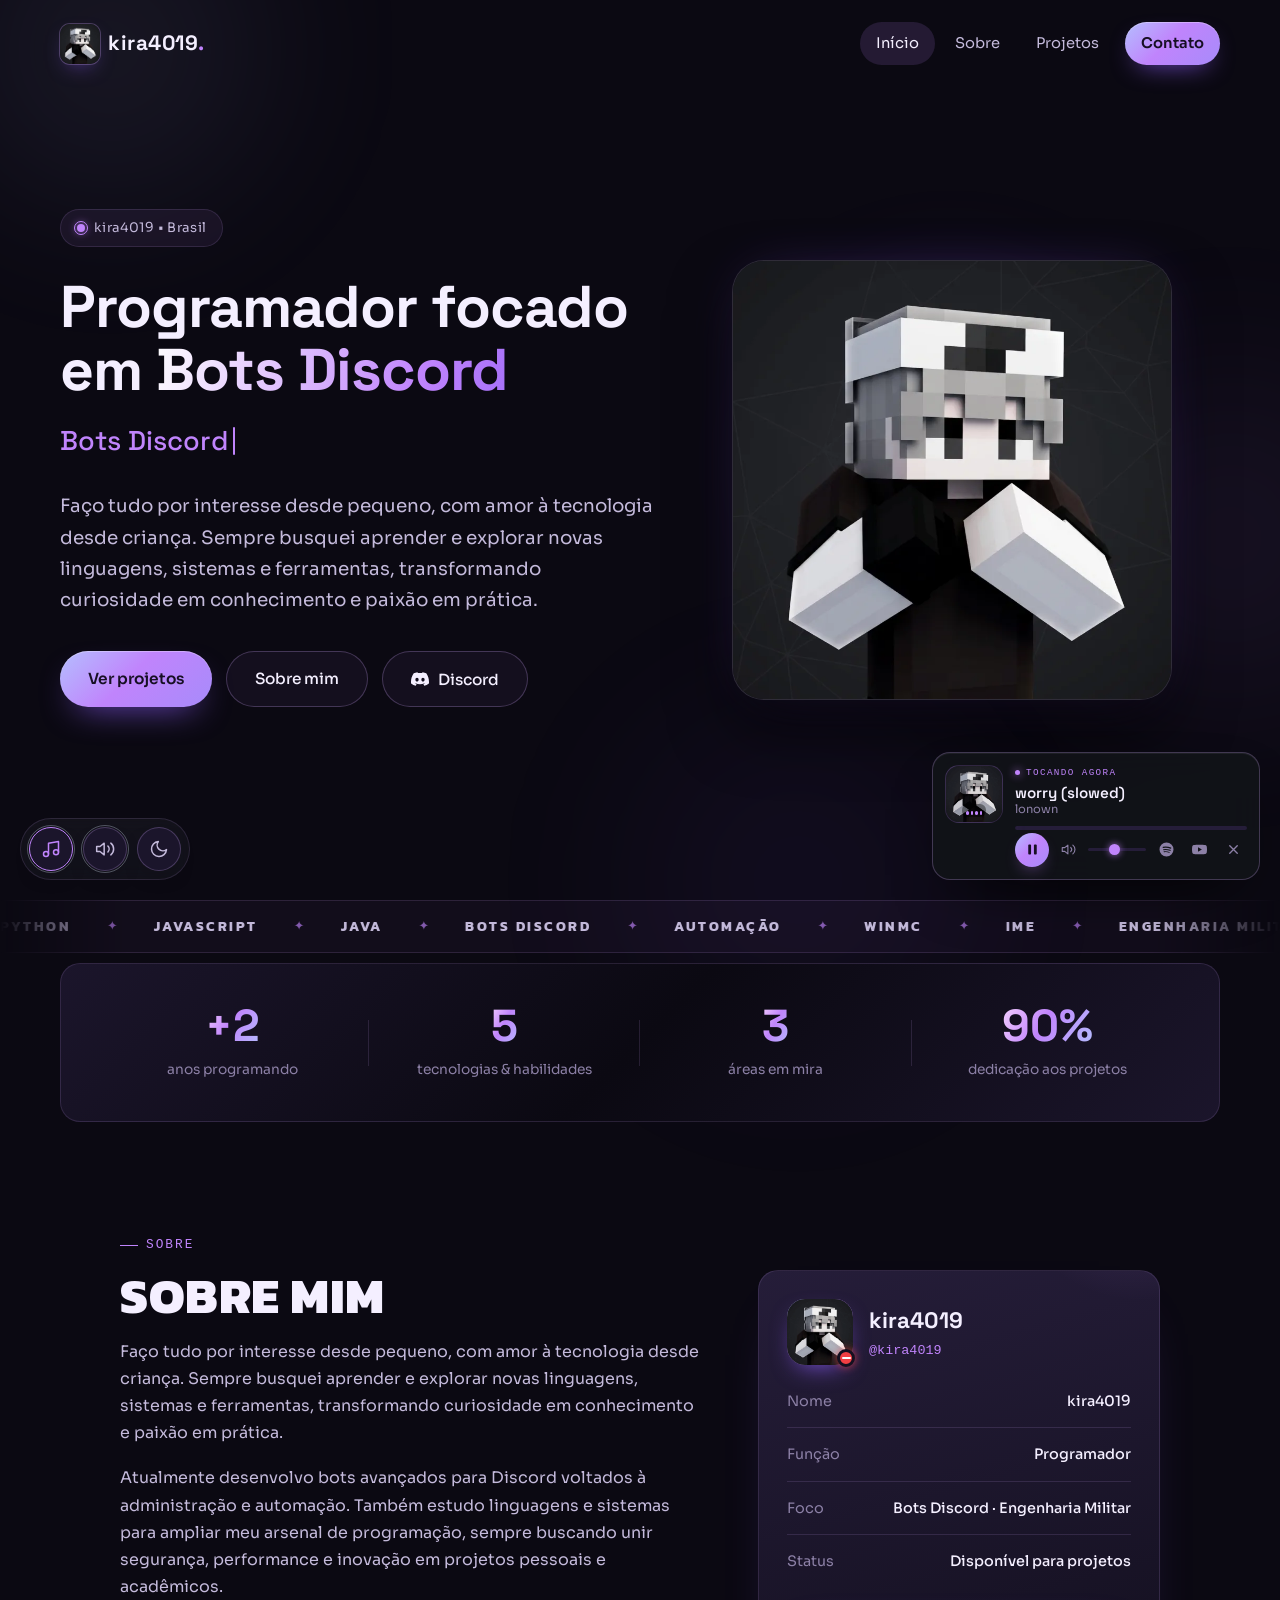
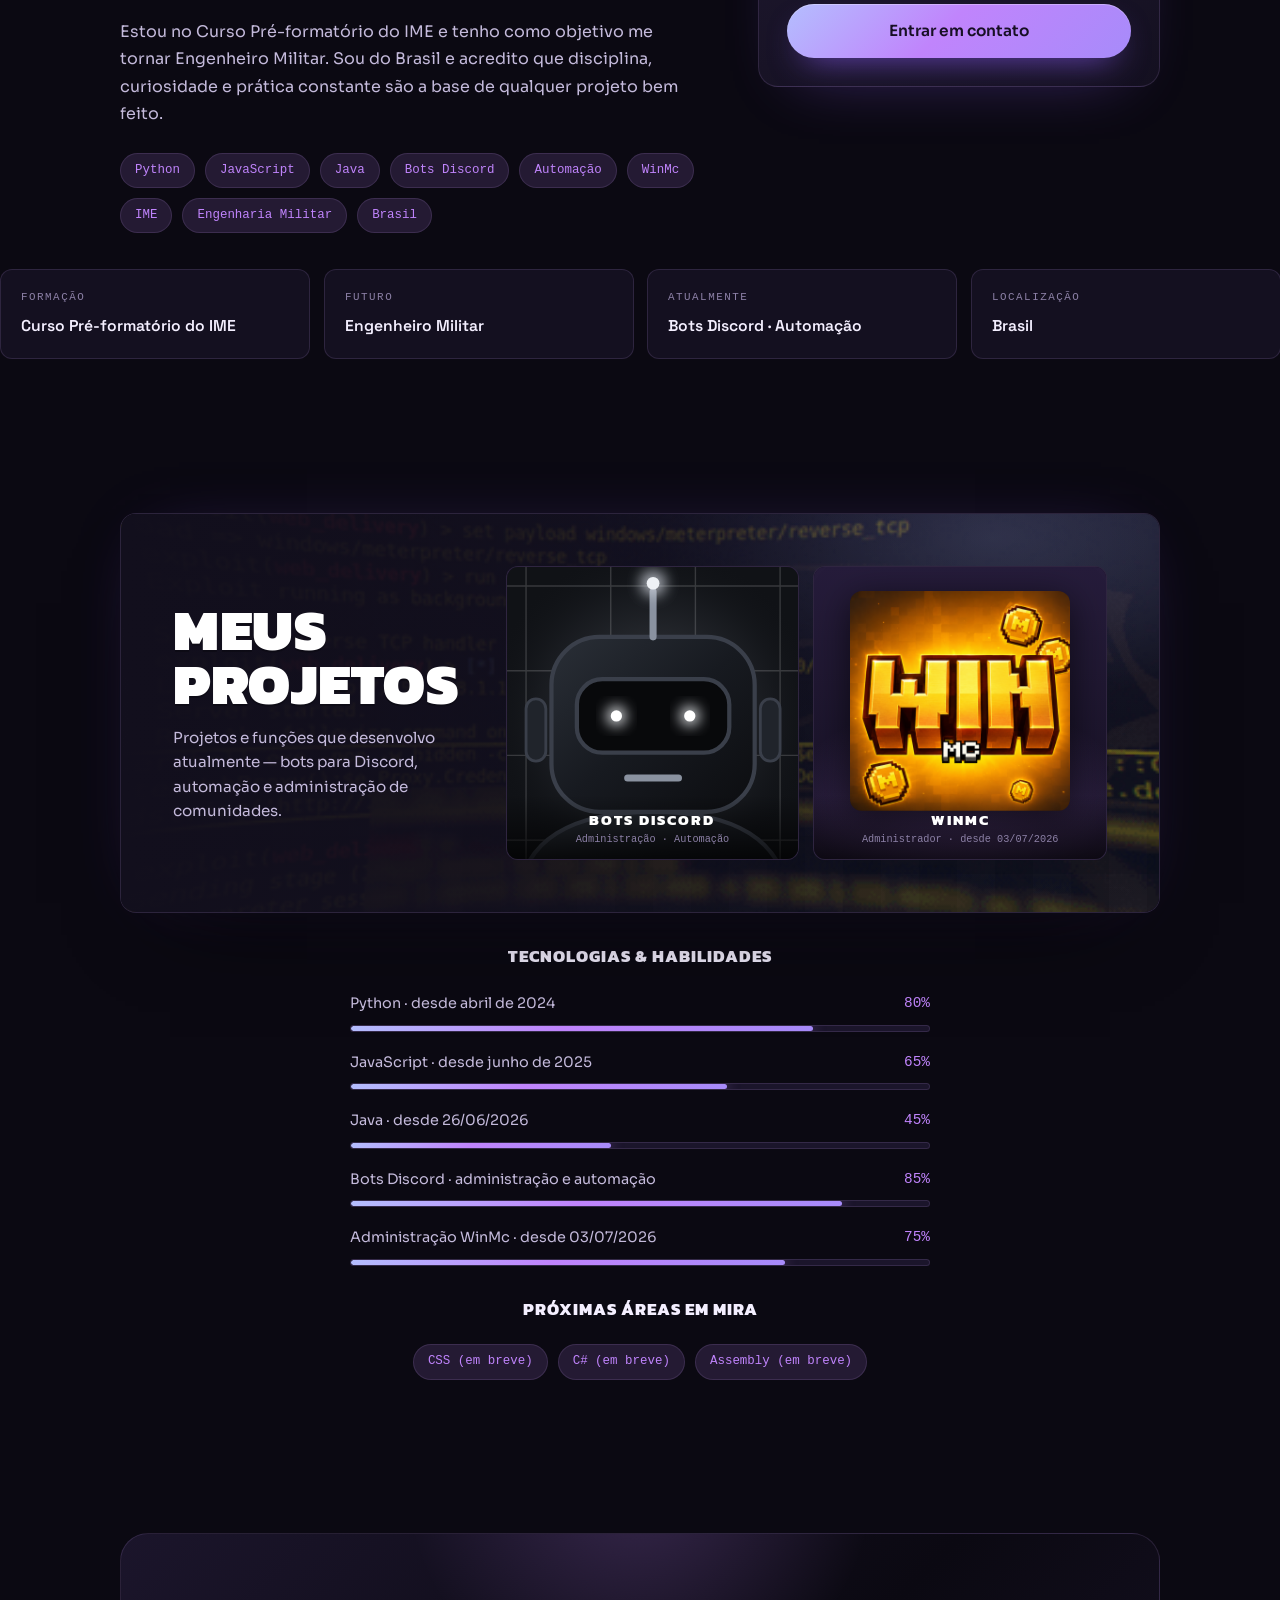
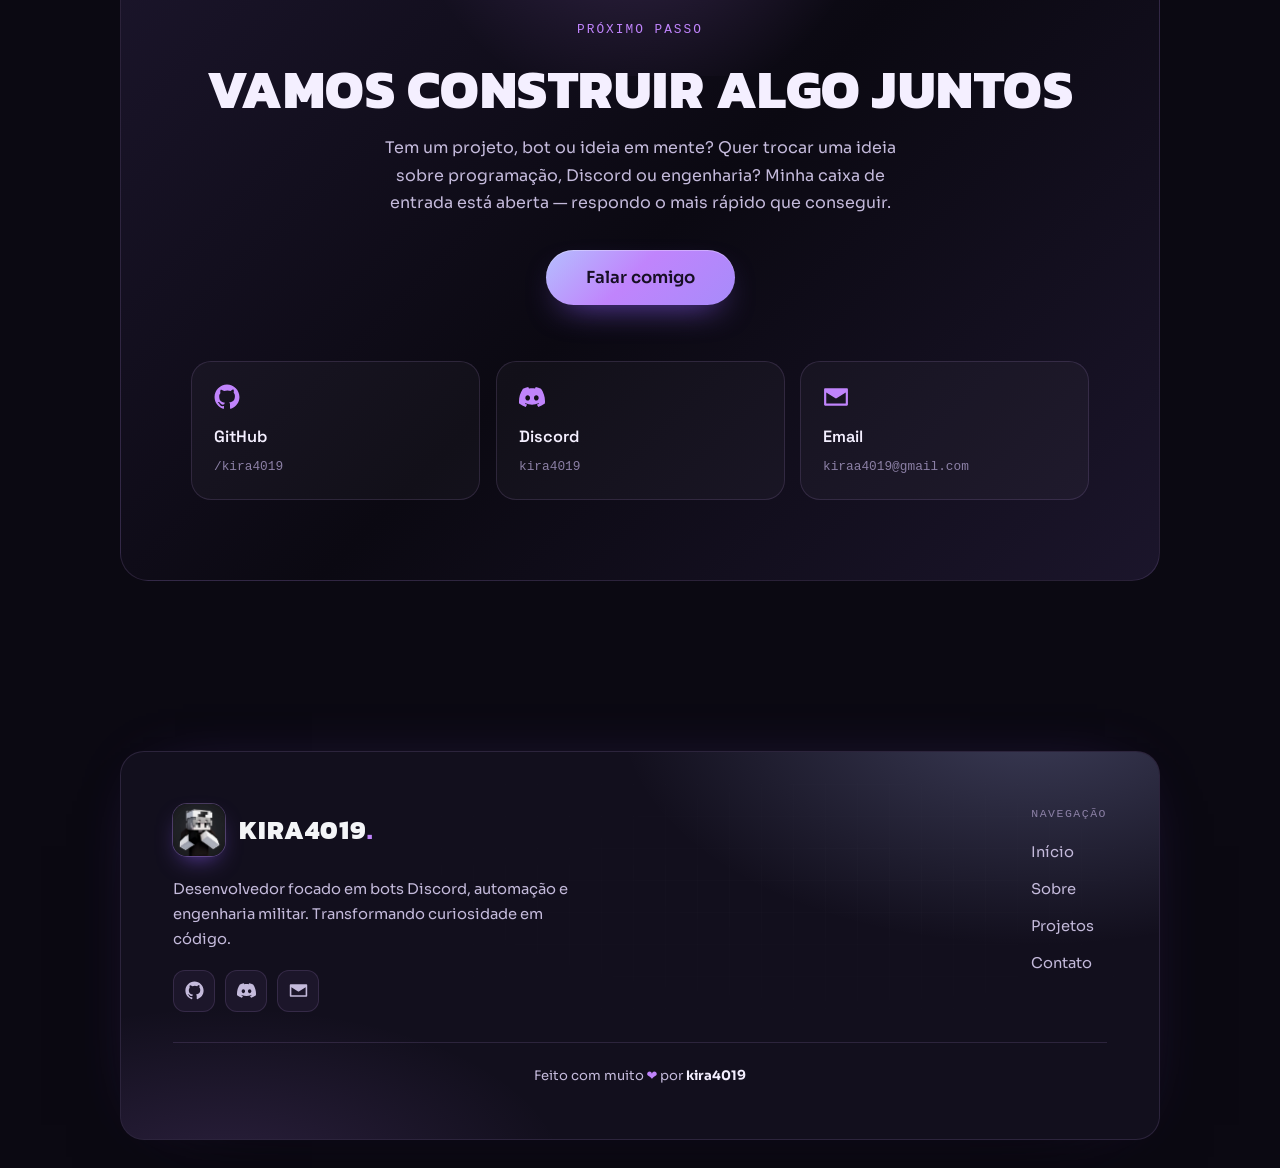
<file: index.html>
<!DOCTYPE html>
<html lang="pt-BR">
<head>
  <meta charset="UTF-8" />
  <meta name="viewport" content="width=device-width, initial-scale=1.0" />
  <meta name="description" id="metaDesc" content="" />
  <meta name="author" id="metaAuthor" content="" />
  <meta name="theme-color" id="metaTheme" content="#0d0b14" />
  <meta property="og:type" content="website" />
  <meta property="og:title" id="ogTitle" content="" />
  <meta property="og:description" id="ogDesc" content="" />
  <meta property="og:locale" content="pt_BR" />
  <title>kira4019 — Programador</title>

  <link rel="icon" id="favicon" href="assets/favicon.png" />

  <link rel="preconnect" href="https://fonts.googleapis.com" />
  <link rel="preconnect" href="https://fonts.gstatic.com" crossorigin />
  <link href="https://fonts.googleapis.com/css2?family=Kanit:wght@600;700;800;900&family=Sora:wght@300;400;500;600;700&family=Space+Grotesk:wght@400;500;600;700&display=swap" rel="stylesheet" />

  <link rel="stylesheet" href="styles.css" />

  <script>try{var t=localStorage.getItem('kira4019-theme');if(t)document.documentElement.setAttribute('data-theme',t);}catch(e){}</script>
</head>
<body>

  <div class="glow glow--1" aria-hidden="true"></div>
  <div class="glow glow--2" aria-hidden="true"></div>
  <div class="glow glow--3" aria-hidden="true"></div>
  <div class="cursor-glow" id="cursorGlow" aria-hidden="true"></div>
  <div class="scroll-progress" id="scrollProgress" aria-hidden="true"></div>

  <header class="nav" id="nav">
    <a href="#home" class="nav__logo" aria-label="Início">
      <img src="assets/kira.webp" data-bind-src="brand.logo" alt="kira4019" class="nav__logo-img" />
      <span class="nav__logo-text"><span data-bind="brand.name"></span><span class="dot">.</span></span>
    </a>

    <nav class="nav__links" id="navLinks">
      <a href="#home" class="nav__link">Início</a>
      <a href="#sobre" class="nav__link">Sobre</a>
      <a href="#servidores" class="nav__link">Projetos</a>
      <a href="#contato" class="nav__link nav__link--cta">Contato</a>
    </nav>

    <button class="nav__burger" id="burger" aria-label="Abrir menu" aria-expanded="false">
      <span></span><span></span><span></span>
    </button>
  </header>

  <main>

    <section class="hero" id="home">
      <div class="hero__grid">
        <div class="hero__content">
          <span class="eyebrow reveal"><span class="eyebrow__dot"></span> <span data-bind="hero.eyebrow"></span></span>

          <h1 class="hero__title reveal">
            <span data-bind="hero.titleBefore"></span> <span class="hero__title-accent" data-bind="hero.titleAccent"></span>
          </h1>

          <p class="hero__role reveal" aria-label="Bots Discord, automação, Python, JavaScript, Java e engenharia militar">
            <span id="typed"></span><span class="caret" aria-hidden="true"></span>
          </p>

          <p class="hero__desc reveal" data-bind="hero.desc"></p>

          <div class="hero__cta reveal">
            <a href="#servidores" class="btn btn--primary">Ver projetos</a>
            <a href="#sobre" class="btn btn--ghost">Sobre mim</a>
            <button type="button" class="btn btn--ghost btn--icon" data-copy-bind="contact.discord" data-copy-label="Discord copiado">
              <svg viewBox="0 0 24 24" fill="currentColor" aria-hidden="true"><path d="M20.317 4.3698a19.7913 19.7913 0 0 0-4.8851-1.5152.0741.0741 0 0 0-.0785.0371c-.211.3753-.4447.8648-.6083 1.2495-1.8447-.2762-3.68-.2762-5.4868 0-.1636-.3933-.4058-.8742-.6177-1.2495a.077.077 0 0 0-.0785-.037 19.7363 19.7363 0 0 0-4.8852 1.515.0699.0699 0 0 0-.0321.0277C.5334 9.0458-.319 13.5799.0992 18.0578a.0824.0824 0 0 0 .0312.0561c2.0528 1.5076 4.0413 2.4228 5.9929 3.0294a.0777.0777 0 0 0 .0842-.0276c.4616-.6304.8731-1.2952 1.226-1.9942a.076.076 0 0 0-.0416-.1057c-.6528-.2476-1.2743-.5495-1.8722-.8923a.077.077 0 0 1-.0076-.1277c.1258-.0943.2517-.1923.3718-.2914a.0743.0743 0 0 1 .0776-.0105c3.9278 1.7933 8.18 1.7933 12.0614 0a.0739.0739 0 0 1 .0785.0095c.1202.099.246.1981.3728.2924a.077.077 0 0 1-.0066.1276 12.2986 12.2986 0 0 1-1.873.8914.0766.0766 0 0 0-.0407.1067c.3604.698.7719 1.3628 1.225 1.9932a.076.076 0 0 0 .0842.0286c1.961-.6067 3.9495-1.5219 6.0023-3.0294a.077.077 0 0 0 .0313-.0552c.5004-5.177-.8382-9.6739-3.5485-13.6604a.061.061 0 0 0-.0312-.0286zM8.02 15.3312c-1.1825 0-2.1569-1.0857-2.1569-2.419 0-1.3332.9555-2.4189 2.157-2.4189 1.2108 0 2.1757 1.0952 2.1568 2.419 0 1.3332-.9555 2.4189-2.1569 2.4189zm7.9748 0c-1.1825 0-2.1569-1.0857-2.1569-2.419 0-1.3332.9554-2.4189 2.1569-2.4189 1.2108 0 2.1757 1.0952 2.1568 2.419 0 1.3332-.946 2.4189-2.1568 2.4189Z"/></svg>
              Discord
            </button>
          </div>
        </div>

        <div class="hero__art reveal" data-animpause>
          <div class="hero__art-glow" aria-hidden="true"></div>
          <div class="hero__char-float">
            <img src="assets/kira.webp" data-bind-src="hero.image" alt="kira4019" class="hero__char" id="heroChar" width="460" height="460" />
          </div>
        </div>
      </div>
    </section>

    <div class="tape" data-animpause aria-hidden="true">
      <div class="tape__track" id="tapeTrack"></div>
    </div>

    <section class="stats-band">
      <div class="container">
        <div class="stats-grid" id="statsGrid"></div>
      </div>
    </section>

    <section class="section" id="sobre">
      <div class="container">
        <span class="section__label reveal">Sobre</span>
        <div class="about">
          <div class="about__text">
            <h2 class="section__title reveal" data-bind="about.title"></h2>
            <div id="aboutParas"></div>
            <div class="chips reveal" id="aboutChips"></div>
          </div>

          <aside class="about__card reveal">
            <div class="profile-card">
              <div class="profile-card__head">
                <div class="profile-card__avatar">
                  <img data-bind-src="profile.avatar" alt="Foto de perfil de kira4019" id="avatarImg"
                       onerror="this.style.display='none';this.nextElementSibling.style.display='block';" />
                  <span class="profile-card__initials" style="display:none" id="initials"></span>
                  <i class="profile-card__status profile-card__status--dnd" title="Status"></i>
                </div>
                <div>
                  <h3 class="profile-card__name" data-bind="profile.nick"></h3>
                  <p class="profile-card__handle" data-bind="profile.handle"></p>
                </div>
              </div>
              <ul class="profile-card__info">
                <li><span>Nome</span><strong data-bind="profile.name"></strong></li>
                <li><span>Função</span><strong data-bind="profile.role"></strong></li>
                <li><span>Foco</span><strong data-bind="profile.focus"></strong></li>
                <li><span>Status</span><strong class="status-dnd" data-bind="profile.status"></strong></li>
              </ul>
              <a href="#contato" class="btn btn--primary btn--block">Entrar em contato</a>
            </div>
          </aside>
        </div>
      </div>

      <div class="info-grid reveal">
        <div class="info-card"><span>Formação</span><strong>Curso Pré-formatório do IME</strong></div>
        <div class="info-card"><span>Futuro</span><strong>Engenheiro Militar</strong></div>
        <div class="info-card"><span>Atualmente</span><strong>Bots Discord · Automação</strong></div>
        <div class="info-card"><span>Localização</span><strong>Brasil</strong></div>
      </div>
    </section>

    <section class="section" id="servidores">
      <div class="container">
        <div class="showcase reveal" id="showcase">
          <div class="showcase__bg" aria-hidden="true"></div>
          <div class="showcase__photo" aria-hidden="true"></div>
          <div class="showcase__shade" aria-hidden="true"></div>

          <div class="showcase__content">
            <div class="showcase__head">
              <h2 class="showcase__title" data-bind="servers.title"></h2>
              <p class="showcase__desc" data-bind="servers.desc"></p>
            </div>
            <div class="showcase__cards showcase__cards--solo" id="serverCards"></div>
          </div>
        </div>

        <div class="proficiency reveal">
          <h3 class="proficiency__title">Tecnologias &amp; Habilidades</h3>
          <div class="bars" id="bars"></div>
        </div>

        <div class="proficiency reveal">
          <h3 class="proficiency__title">Próximas áreas em mira</h3>
          <div class="chips next-chips" id="nextChips"></div>
        </div>
      </div>
    </section>

    <section class="section section--cta" id="contato">
      <div class="container">
        <div class="cta">
          <span class="section__label reveal" data-bind="contact.label"></span>
          <h2 class="cta__title reveal" data-bind="contact.title"></h2>
          <p class="cta__text reveal" data-bind="contact.text"></p>
          <button type="button" class="btn btn--primary btn--lg reveal" data-copy-bind="contact.discord" data-copy-label="Discord copiado" data-bind="contact.button"></button>

          <div class="contact-cards reveal">
            <a data-bind-href="contact.github" target="_blank" rel="noopener" class="contact-card">
              <svg viewBox="0 0 24 24" fill="currentColor" aria-hidden="true"><path d="M12 .5C5.7.5.5 5.7.5 12c0 5.1 3.3 9.4 7.9 10.9.6.1.8-.2.8-.5v-2c-3.2.7-3.9-1.4-3.9-1.4-.5-1.3-1.3-1.7-1.3-1.7-1.1-.7.1-.7.1-.7 1.2.1 1.8 1.2 1.8 1.2 1 1.8 2.8 1.3 3.5 1 .1-.8.4-1.3.7-1.6-2.6-.3-5.3-1.3-5.3-5.7 0-1.3.5-2.3 1.2-3.1-.1-.3-.5-1.5.1-3.1 0 0 1-.3 3.3 1.2a11.5 11.5 0 0 1 6 0C17 4.7 18 5 18 5c.6 1.6.2 2.8.1 3.1.8.8 1.2 1.8 1.2 3.1 0 4.4-2.7 5.4-5.3 5.7.4.4.8 1.1.8 2.2v3.3c0 .3.2.6.8.5 4.6-1.5 7.9-5.8 7.9-10.9C23.5 5.7 18.3.5 12 .5z"/></svg>
              <span class="contact-card__label">GitHub</span>
              <span class="contact-card__handle" data-bind="contact.githubHandle"></span>
            </a>
            <button class="contact-card" type="button" data-copy-bind="contact.discord" data-copy-label="Discord copiado">
              <svg viewBox="0 0 24 24" fill="currentColor" aria-hidden="true"><path d="M20.317 4.3698a19.7913 19.7913 0 0 0-4.8851-1.5152.0741.0741 0 0 0-.0785.0371c-.211.3753-.4447.8648-.6083 1.2495-1.8447-.2762-3.68-.2762-5.4868 0-.1636-.3933-.4058-.8742-.6177-1.2495a.077.077 0 0 0-.0785-.037 19.7363 19.7363 0 0 0-4.8852 1.515.0699.0699 0 0 0-.0321.0277C.5334 9.0458-.319 13.5799.0992 18.0578a.0824.0824 0 0 0 .0312.0561c2.0528 1.5076 4.0413 2.4228 5.9929 3.0294a.0777.0777 0 0 0 .0842-.0276c.4616-.6304.8731-1.2952 1.226-1.9942a.076.076 0 0 0-.0416-.1057c-.6528-.2476-1.2743-.5495-1.8722-.8923a.077.077 0 0 1-.0076-.1277c.1258-.0943.2517-.1923.3718-.2914a.0743.0743 0 0 1 .0776-.0105c3.9278 1.7933 8.18 1.7933 12.0614 0a.0739.0739 0 0 1 .0785.0095c.1202.099.246.1981.3728.2924a.077.077 0 0 1-.0066.1276 12.2986 12.2986 0 0 1-1.873.8914.0766.0766 0 0 0-.0407.1067c.3604.698.7719 1.3628 1.225 1.9932a.076.076 0 0 0 .0842.0286c1.961-.6067 3.9495-1.5219 6.0023-3.0294a.077.077 0 0 0 .0313-.0552c.5004-5.177-.8382-9.6739-3.5485-13.6604a.061.061 0 0 0-.0312-.0286zM8.02 15.3312c-1.1825 0-2.1569-1.0857-2.1569-2.419 0-1.3332.9555-2.4189 2.157-2.4189 1.2108 0 2.1757 1.0952 2.1568 2.419 0 1.3332-.9555 2.4189-2.1569 2.4189zm7.9748 0c-1.1825 0-2.1569-1.0857-2.1569-2.419 0-1.3332.9554-2.4189 2.1569-2.4189 1.2108 0 2.1757 1.0952 2.1568 2.419 0 1.3332-.946 2.4189-2.1568 2.4189Z"/></svg>
              <span class="contact-card__label">Discord</span>
              <span class="contact-card__handle" data-bind="contact.discord"></span>
            </button>
            <button class="contact-card" type="button" data-copy-bind="contact.email" data-copy-label="Email copiado">
              <svg viewBox="0 0 24 24" fill="currentColor" aria-hidden="true"><path d="M2 4h20c.6 0 1 .4 1 1v14c0 .6-.4 1-1 1H2c-.6 0-1-.4-1-1V5c0-.6.4-1 1-1zm10 7.2L3.6 6H20.4L12 11.2zM3 7.9V18h18V7.9l-8.5 5.3c-.3.2-.7.2-1 0L3 7.9z"/></svg>
              <span class="contact-card__label">Email</span>
              <span class="contact-card__handle" data-bind="contact.email"></span>
            </button>
          </div>
        </div>
      </div>
    </section>
  </main>

  <footer class="footer">
    <div class="container">
      <div class="footer__panel">
        <div class="footer__scene" aria-hidden="true"></div>
        <div class="footer__content">
          <div class="footer__top">
            <div class="footer__brandcol">
              <a href="#home" class="footer__brand">
                <img src="assets/kira.webp" data-bind-src="brand.logo" alt="kira4019" class="footer__brand-img" />
                <span class="footer__brand-text"><span data-bind="brand.name"></span><span class="dot">.</span></span>
              </a>
              <p class="footer__about" data-bind="footer.text"></p>
              <div class="footer__socials">
                <a data-bind-href="contact.github" target="_blank" rel="noopener" class="footer__social" aria-label="GitHub" title="GitHub">
                  <svg viewBox="0 0 24 24" fill="currentColor"><path d="M12 .5C5.7.5.5 5.7.5 12c0 5.1 3.3 9.4 7.9 10.9.6.1.8-.2.8-.5v-2c-3.2.7-3.9-1.4-3.9-1.4-.5-1.3-1.3-1.7-1.3-1.7-1.1-.7.1-.7.1-.7 1.2.1 1.8 1.2 1.8 1.2 1 1.8 2.8 1.3 3.5 1 .1-.8.4-1.3.7-1.6-2.6-.3-5.3-1.3-5.3-5.7 0-1.3.5-2.3 1.2-3.1-.1-.3-.5-1.5.1-3.1 0 0 1-.3 3.3 1.2a11.5 11.5 0 0 1 6 0C17 4.7 18 5 18 5c.6 1.6.2 2.8.1 3.1.8.8 1.2 1.8 1.2 3.1 0 4.4-2.7 5.4-5.3 5.7.4.4.8 1.1.8 2.2v3.3c0 .3.2.6.8.5 4.6-1.5 7.9-5.8 7.9-10.9C23.5 5.7 18.3.5 12 .5z"/></svg>
                </a>
                <button class="footer__social" type="button" data-copy-bind="contact.discord" data-copy-label="Discord copiado" aria-label="Discord (copiar)" title="Discord (copiar)">
                  <svg viewBox="0 0 24 24" fill="currentColor" aria-hidden="true"><path d="M20.317 4.3698a19.7913 19.7913 0 0 0-4.8851-1.5152.0741.0741 0 0 0-.0785.0371c-.211.3753-.4447.8648-.6083 1.2495-1.8447-.2762-3.68-.2762-5.4868 0-.1636-.3933-.4058-.8742-.6177-1.2495a.077.077 0 0 0-.0785-.037 19.7363 19.7363 0 0 0-4.8852 1.515.0699.0699 0 0 0-.0321.0277C.5334 9.0458-.319 13.5799.0992 18.0578a.0824.0824 0 0 0 .0312.0561c2.0528 1.5076 4.0413 2.4228 5.9929 3.0294a.0777.0777 0 0 0 .0842-.0276c.4616-.6304.8731-1.2952 1.226-1.9942a.076.076 0 0 0-.0416-.1057c-.6528-.2476-1.2743-.5495-1.8722-.8923a.077.077 0 0 1-.0076-.1277c.1258-.0943.2517-.1923.3718-.2914a.0743.0743 0 0 1 .0776-.0105c3.9278 1.7933 8.18 1.7933 12.0614 0a.0739.0739 0 0 1 .0785.0095c.1202.099.246.1981.3728.2924a.077.077 0 0 1-.0066.1276 12.2986 12.2986 0 0 1-1.873.8914.0766.0766 0 0 0-.0407.1067c.3604.698.7719 1.3628 1.225 1.9932a.076.076 0 0 0 .0842.0286c1.961-.6067 3.9495-1.5219 6.0023-3.0294a.077.077 0 0 0 .0313-.0552c.5004-5.177-.8382-9.6739-3.5485-13.6604a.061.061 0 0 0-.0312-.0286zM8.02 15.3312c-1.1825 0-2.1569-1.0857-2.1569-2.419 0-1.3332.9555-2.4189 2.157-2.4189 1.2108 0 2.1757 1.0952 2.1568 2.419 0 1.3332-.9555 2.4189-2.1569 2.4189zm7.9748 0c-1.1825 0-2.1569-1.0857-2.1569-2.419 0-1.3332.9554-2.4189 2.1569-2.4189 1.2108 0 2.1757 1.0952 2.1568 2.419 0 1.3332-.946 2.4189-2.1568 2.4189Z"/></svg>
                </button>
                <button class="footer__social" type="button" data-copy-bind="contact.email" data-copy-label="Email copiado" aria-label="Email (copiar)" title="Email (copiar)">
                  <svg viewBox="0 0 24 24" fill="currentColor" aria-hidden="true"><path d="M2 4h20c.6 0 1 .4 1 1v14c0 .6-.4 1-1 1H2c-.6 0-1-.4-1-1V5c0-.6.4-1 1-1zm10 7.2L3.6 6H20.4L12 11.2zM3 7.9V18h18V7.9l-8.5 5.3c-.3.2-.7.2-1 0L3 7.9z"/></svg>
                </button>
              </div>
            </div>

            <nav class="footer__nav" aria-label="Links do rodapé">
              <span class="footer__nav-title">Navegação</span>
              <a href="#home">Início</a>
              <a href="#sobre">Sobre</a>
              <a href="#servidores">Projetos</a>
              <a href="#contato">Contato</a>
            </nav>
          </div>

          <div class="footer__divider"></div>

          <div class="footer__bottom">
            <p class="footer__made">Feito com muito <span class="accent">❤</span> por <strong data-bind="footer.madeBy"></strong></p>
          </div>
        </div>
      </div>
    </div>
  </footer>

  <!-- Modal de projetos (preenchido pelo script a partir do site.json) -->
  <div class="modal" id="projModal" aria-hidden="true">
    <div class="modal__overlay" data-close></div>
    <div class="modal__box" role="dialog" aria-modal="true" aria-labelledby="modalTitle">
      <button class="modal__close" type="button" data-close aria-label="Fechar">✕</button>

      <div class="modal__head">
        <span class="modal__logo" id="modalLogo"></span>
        <div>
          <h3 class="modal__title" id="modalTitle"></h3>
          <p class="modal__sub" id="modalSub"></p>
        </div>
      </div>

      <div class="mview is-active" id="modalPicker"></div>
      <div class="mview" id="modalProject" hidden></div>
    </div>
  </div>

  <div class="copybar" id="copybar" role="status" aria-live="polite">
    <span class="copybar__inner">
      <svg viewBox="0 0 24 24" fill="none" stroke="currentColor" stroke-width="2.6" aria-hidden="true"><path d="m5 13 4 4L19 7"/></svg>
      <span id="copybarText">Copiado!</span>
    </span>
  </div>

  <div class="music__frame" id="musicFrame" aria-hidden="true"></div>

  <aside class="music" id="musicPlayer" aria-label="Música de fundo" hidden>
    <div class="music__art" aria-hidden="true">
      <img src="assets/kira.webp" alt="" />
      <span class="music__eq" aria-hidden="true"><i></i><i></i><i></i><i></i></span>
    </div>

    <div class="music__body">
      <p class="music__tag" id="musicTag">Carregando…</p>
      <p class="music__title" id="musicTitle">worry (slowed)</p>
      <p class="music__artist" id="musicArtist">lonown</p>

      <div class="music__progress" id="musicProgress" role="slider" tabindex="0"
           aria-label="Progresso da música" aria-valuemin="0" aria-valuemax="100" aria-valuenow="0">
        <span class="music__track"><i class="music__fill" id="musicFill"></i></span>
      </div>

      <div class="music__row">
        <button class="music__play" id="musicToggle" type="button" aria-label="Tocar música">
          <svg class="i-play" viewBox="0 0 24 24" fill="currentColor" aria-hidden="true"><path d="M8 5.14v13.72c0 .8.87 1.3 1.56.9l10.79-6.86a1.05 1.05 0 0 0 0-1.8L9.56 4.24A1.05 1.05 0 0 0 8 5.14z"/></svg>
          <svg class="i-pause" viewBox="0 0 24 24" fill="currentColor" aria-hidden="true"><rect x="6" y="5" width="4" height="14" rx="1.2"/><rect x="14" y="5" width="4" height="14" rx="1.2"/></svg>
        </button>

        <button class="music__mini" id="musicMute" type="button" aria-label="Silenciar">
          <svg class="i-vol" viewBox="0 0 24 24" fill="none" stroke="currentColor" stroke-width="1.8" stroke-linecap="round" stroke-linejoin="round" aria-hidden="true"><path d="M11 5 6 9H2v6h4l5 4z"/><path d="M15.5 8.5a5 5 0 0 1 0 7M19 5a9 9 0 0 1 0 14"/></svg>
          <svg class="i-mute" viewBox="0 0 24 24" fill="none" stroke="currentColor" stroke-width="1.8" stroke-linecap="round" stroke-linejoin="round" aria-hidden="true"><path d="M11 5 6 9H2v6h4l5 4z"/><path d="m17 9 6 6M23 9l-6 6"/></svg>
        </button>

        <input class="music__vol" id="musicVolume" type="range" min="0" max="100" step="1" value="45" aria-label="Volume da música" />

        <a class="music__mini music__link" id="musicSpotify" href="https://open.spotify.com/track/5zE2NfNO04DYlvdUrp4tQk" target="_blank" rel="noopener" aria-label="Ouvir no Spotify" title="Ouvir no Spotify">
          <svg viewBox="0 0 24 24" fill="currentColor" aria-hidden="true"><path d="M12 .8A11.2 11.2 0 1 0 23.2 12 11.2 11.2 0 0 0 12 .8zm5.14 16.15a.7.7 0 0 1-.96.23 14.6 14.6 0 0 0-8-.87.7.7 0 0 1-.31-1.36 16 16 0 0 1 8.84.96.7.7 0 0 1 .43.94zm1.37-3.05a.87.87 0 0 1-1.2.29 17.9 17.9 0 0 0-9.75-1.06.87.87 0 0 1-.39-1.7 19.7 19.7 0 0 1 10.75 1.16.87.87 0 0 1 .59 1.31zm.12-3.18a21.4 21.4 0 0 0-11.7-1.26.95.95 0 1 1-.42-1.86 23.3 23.3 0 0 1 12.75 1.37.95.95 0 0 1-.63 1.75z"/></svg>
        </a>
        <a class="music__mini music__link" id="musicYtLink" href="https://www.youtube.com/watch?v=lCKU-tI-upI" target="_blank" rel="noopener" aria-label="Ouvir no YouTube" title="Ouvir no YouTube">
          <svg viewBox="0 0 24 24" fill="currentColor" aria-hidden="true"><path d="M23.5 6.9a3 3 0 0 0-2.1-2.1C19.5 4.3 12 4.3 12 4.3s-7.5 0-9.4.5A3 3 0 0 0 .5 6.9 31 31 0 0 0 0 12a31 31 0 0 0 .5 5.1 3 3 0 0 0 2.1 2.1c1.9.5 9.4.5 9.4.5s7.5 0 9.4-.5a3 3 0 0 0 2.1-2.1A31 31 0 0 0 24 12a31 31 0 0 0-.5-5.1zM9.6 15.6V8.4l6.2 3.6z"/></svg>
        </a>

        <button class="music__mini music__close" id="musicClose" type="button" aria-label="Fechar player">
          <svg viewBox="0 0 24 24" fill="none" stroke="currentColor" stroke-width="2.2" stroke-linecap="round" aria-hidden="true"><path d="m6 6 12 12M18 6 6 18"/></svg>
        </button>
      </div>
    </div>
  </aside>

  <script src="data/site.fallback.js"></script>
  <script src="script.js"></script>
</body>
</html>
</file>
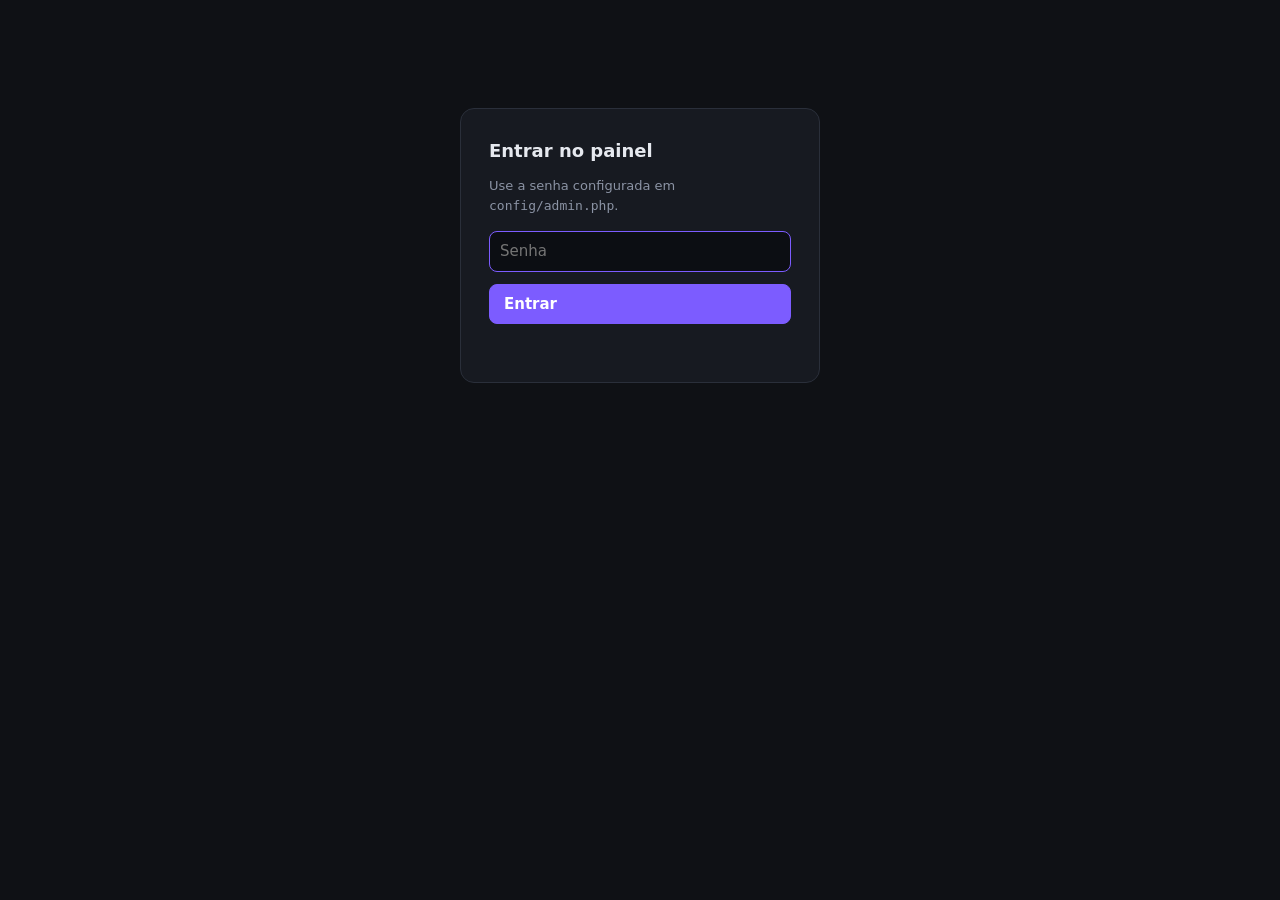
<file: admin/index.html>
<!DOCTYPE html>
<html lang="pt-BR">
<head>
  <meta charset="UTF-8" />
  <meta name="viewport" content="width=device-width, initial-scale=1.0" />
  <meta name="robots" content="noindex, nofollow" />
  <title>Painel do portfólio — kira4019</title>
  <style>
    :root { --bg:#0f1115; --panel:#171a21; --line:#2a2f3a; --text:#e6e9ef; --mute:#8b93a4; --accent:#7c5cff; --danger:#e5484d; --ok:#2fb344; }
    * { box-sizing: border-box; }
    body { margin:0; font: 15px/1.5 system-ui, -apple-system, "Segoe UI", Roboto, sans-serif; background:var(--bg); color:var(--text); }
    header { position:sticky; top:0; z-index:5; display:flex; align-items:center; justify-content:space-between; gap:12px; padding:12px 20px; background:var(--panel); border-bottom:1px solid var(--line); }
    header h1 { font-size:16px; margin:0; }
    header .actions { display:flex; gap:8px; align-items:center; }
    main { max-width: 900px; margin: 24px auto; padding: 0 16px 80px; }
    h2 { font-size:18px; margin:0 0 12px; }
    .hint { color:var(--mute); font-size:13px; margin:0 0 16px; }
    button, .btn { font:inherit; cursor:pointer; border:1px solid var(--line); background:#20242e; color:var(--text); padding:8px 14px; border-radius:8px; text-decoration:none; display:inline-flex; align-items:center; gap:6px; }
    button:hover, .btn:hover { border-color:#3b4252; }
    button.primary { background:var(--accent); border-color:var(--accent); color:#fff; font-weight:600; }
    button.danger { color:#ffb4b6; border-color:#4a2a2c; background:#2a1a1c; }
    button.add { width:100%; margin-top:8px; border-style:dashed; color:var(--mute); }
    button:disabled { opacity:.5; cursor:wait; }
    input[type=text], input[type=password], input[type=number], textarea, select {
      width:100%; font:inherit; color:var(--text); background:#0c0e13; border:1px solid var(--line); border-radius:8px; padding:8px 10px; }
    textarea { min-height:70px; resize:vertical; }
    input:focus, textarea:focus, select:focus { outline:none; border-color:var(--accent); }
    .login { max-width:360px; margin:12vh auto; background:var(--panel); border:1px solid var(--line); border-radius:14px; padding:28px; }
    .login form { display:grid; gap:12px; }
    .err { color:#ffb4b6; font-size:13px; min-height:18px; margin:0; }
    details.sec { background:var(--panel); border:1px solid var(--line); border-radius:12px; margin-bottom:12px; }
    details.sec > summary { cursor:pointer; padding:14px 16px; font-weight:600; list-style:none; }
    details.sec > summary::-webkit-details-marker { display:none; }
    details.sec > summary::after { content:'▸'; float:right; color:var(--mute); transition:.2s; }
    details.sec[open] > summary::after { transform:rotate(90deg); }
    .secbody { padding: 4px 16px 16px; border-top:1px solid var(--line); }
    .field { margin-top:14px; }
    .field > label { display:block; font-size:13px; color:var(--mute); margin-bottom:6px; }
    .row { display:flex; gap:8px; align-items:flex-start; }
    .row > :first-child { flex:1; }
    .img-field { display:grid; grid-template-columns: 56px 1fr; gap:10px; align-items:center; }
    .thumb { width:56px; height:56px; object-fit:cover; border-radius:8px; background:#0c0e13; border:1px solid var(--line); }
    .img-field .controls { display:grid; gap:6px; }
    .list { display:grid; gap:12px; }
    .item { border:1px solid var(--line); border-radius:10px; padding:12px; background:#13161c; }
    .item__head { display:flex; justify-content:space-between; align-items:center; font-size:12px; color:var(--mute); margin-bottom:4px; }
    .item > .field:first-of-type { margin-top:6px; }
    .item .item { background:#0f1217; }
    .bool { display:flex; align-items:center; gap:8px; }
    .toast { position:fixed; bottom:20px; left:50%; transform:translateX(-50%); background:#222734; border:1px solid var(--line); padding:10px 16px; border-radius:10px; font-size:14px; opacity:0; transition:.25s; pointer-events:none; max-width:90vw; }
    .toast.show { opacity:1; }
    .toast.bad { border-color:var(--danger); }
    .toast.good { border-color:var(--ok); }
    .hidden { display:none !important; }
    .loading { color:var(--mute); padding:40px; text-align:center; }
  </style>
</head>
<body>

  <!-- Tela de login -->
  <div id="loginView" class="login hidden">
    <h2>Entrar no painel</h2>
    <p class="hint">Use a senha configurada em <code>config/admin.php</code>.</p>
    <form id="loginForm" autocomplete="current-password">
      <input type="password" id="pass" placeholder="Senha" required />
      <button class="primary" type="submit" id="loginBtn">Entrar</button>
      <p class="err" id="loginErr"></p>
    </form>
  </div>

  <!-- Painel de edição -->
  <div id="appView" class="hidden">
    <header>
      <h1>Painel do portfólio</h1>
      <div class="actions">
        <a class="btn" href="../" target="_blank" rel="noopener">Ver site ↗</a>
        <button id="saveBtn" class="primary" type="button">Salvar alterações</button>
        <button id="logoutBtn" type="button">Sair</button>
      </div>
    </header>
    <main>
      <p class="hint">Edite as seções abaixo e clique em <b>Salvar alterações</b>. Depois, recarregue a página do site para ver o resultado. Imagens enviadas ficam em <code>assets/uploads/</code>.</p>
      <div id="editor"><div class="loading">Carregando…</div></div>
    </main>
  </div>

  <div class="toast" id="toast"></div>

  <script src="app.js"></script>
</body>
</html>
</file>
<file: styles.css>
:root {
  --bg:        #0b0912;
  --bg-2:      #07050d;
  --surface:   #141020;
  --surface-2: #1b152b;
  --surface-3: #251d39;
  --line:      rgba(203, 166, 247, .14);
  --line-2:    rgba(203, 166, 247, .26);

  --text:      #f4efff;
  --text-dim:  #c4badb;
  --text-mute: #8c80a6;

  --violet:    #a78bfa;
  --violet-2:  #c084fc;
  --violet-3:  #8b5cf6;
  --violet-soft: rgba(192, 132, 252, .14);
  --accent:    var(--violet-2);
  --on-accent: #170f24;

  --grad: linear-gradient(135deg, #b4befe 0%, #c084fc 46%, #a78bfa 100%);
  --grad-text: linear-gradient(120deg, #f5d0fe 0%, #c084fc 45%, #b4befe 100%);
  --grad-band: linear-gradient(135deg, #1b152b 0%, #0b0912 50%, #1b152b 100%);

  --glow: 0 0 0 1px var(--line), 0 18px 50px -28px rgba(168, 85, 247, .55);

  --radius:    20px;
  --radius-sm: 12px;
  --radius-pill: 999px;
  --maxw: 1160px;

  --font-sans:    'Sora', system-ui, -apple-system, 'Segoe UI', sans-serif;
  --font-title:   'Space Grotesk', var(--font-sans);
  --font-display: 'Kanit', 'Space Grotesk', var(--font-sans);
  --font-mono:    ui-monospace, 'SFMono-Regular', Menlo, Consolas, 'Courier New', monospace;

  --ease: cubic-bezier(.22, .68, .12, 1);
}

html[data-theme="light"] {
  --bg:        #f5f1ff;
  --bg-2:      #ece5ff;
  --surface:   #ffffff;
  --surface-2: #f8f4ff;
  --surface-3: #eee6ff;
  --line:      rgba(109, 40, 217, .14);
  --line-2:    rgba(109, 40, 217, .26);

  --text:      #21152f;
  --text-dim:  #4e3d66;
  --text-mute: #7d6b96;

  --violet:    #8b5cf6;
  --violet-2:  #7c3aed;
  --violet-3:  #a78bfa;
  --violet-soft: rgba(124, 58, 237, .10);
  --accent:    var(--violet-2);
  --on-accent: #ffffff;

  --grad: linear-gradient(135deg, #7c3aed 0%, #a855f7 50%, #c084fc 100%);
  --grad-text: linear-gradient(120deg, #4c1d95 0%, #7c3aed 55%, #a855f7 100%);
  --grad-band: linear-gradient(135deg, #f8f4ff 0%, #f5f1ff 50%, #f8f4ff 100%);
}

html[data-theme="light"] .nav.scrolled { background: rgba(245, 241, 255, .92); }
html[data-theme="light"] .footer__brand { color: #f4f5f8; }
html[data-theme="light"] .footer__about,
html[data-theme="light"] .footer__nav a,
html[data-theme="light"] .footer__made,
html[data-theme="light"] .footer__nav-title { color: #c7ccd6; }
html[data-theme="light"] .footer__made strong { color: #fff; }
html[data-theme="light"] .footer__social { color: #c7ccd6; }
html[data-theme="light"] .glow { opacity: .25; }

*, *::before, *::after { box-sizing: border-box; margin: 0; padding: 0; }
html { scroll-behavior: smooth; scroll-padding-top: 96px; }
section[id] { scroll-margin-top: 96px; }
body {
  font-family: var(--font-sans);
  background: var(--bg);
  color: var(--text);
  line-height: 1.7;
  overflow-x: hidden;
  -webkit-font-smoothing: antialiased;
}
a { color: inherit; text-decoration: none; }
ul { list-style: none; }
button { font-family: inherit; cursor: pointer; border: none; background: none; color: inherit; }
::selection { background: rgba(192, 132, 252, .35); color: #fff; }

::-webkit-scrollbar { width: 10px; }
::-webkit-scrollbar-track { background: var(--bg); }
::-webkit-scrollbar-thumb { background: #262b33; border-radius: 10px; border: 2px solid var(--bg); }
::-webkit-scrollbar-thumb:hover { background: #323844; }

.mono { font-family: var(--font-mono); font-size: .92em; }
.accent { color: var(--accent); }
.grad {
  background: var(--grad-text);
  -webkit-background-clip: text; background-clip: text; color: transparent;
}
.dot { color: var(--violet-2); }

.glow { position: fixed; border-radius: 50%; filter: blur(80px); z-index: -1; pointer-events: none; opacity: .4; }
.glow--1 { top: -180px; left: -120px; width: 460px; height: 460px; background: radial-gradient(circle, rgba(180, 190, 254, .30), transparent 70%); }
.glow--2 { top: 32%; right: -200px; width: 500px; height: 500px; background: radial-gradient(circle, rgba(192, 132, 252, .24), transparent 70%); }
.glow--3 { bottom: -240px; left: 42%; width: 520px; height: 520px; background: radial-gradient(circle, rgba(139, 92, 246, .20), transparent 70%); }

.scroll-progress {
  position: fixed; top: 0; left: 0; right: 0; height: 2px;
  background: var(--grad); z-index: 200;
  box-shadow: 0 0 14px rgba(192, 132, 252, .7);
  transform: scaleX(0); transform-origin: 0 50%;
  will-change: transform; pointer-events: none;
}

:root {
  --mira: url("data:image/svg+xml,%3Csvg xmlns='http://www.w3.org/2000/svg' width='26' height='26'%3E%3Cpath d='M13 3v7M13 16v7M3 13h7M16 13h7' fill='none' stroke='%23000' stroke-width='4' stroke-linecap='round'/%3E%3Cpath d='M13 3v7M13 16v7M3 13h7M16 13h7' fill='none' stroke='%23fff' stroke-width='2' stroke-linecap='round'/%3E%3C/svg%3E") 13 13, crosshair;
}
body { cursor: var(--mira); }
a, button, input, select, textarea, [role="button"],
.hero__char, .scard, .pickcard, .contact-card, .footer__social,
.mback, .pager__btn, .modal__close, .stat, .chips span { cursor: var(--mira); }

.nav {
  position: fixed; top: 0; left: 0; right: 0; z-index: 100;
  display: flex; align-items: center; justify-content: space-between;
  padding: 22px clamp(20px, 5vw, 60px);
  transition: padding .3s var(--ease), background .3s, border-color .3s;
  border-bottom: 1px solid transparent;
}
.nav.scrolled {
  padding-top: 14px; padding-bottom: 14px;
  background: rgba(10, 6, 18, .94);
  border-bottom: 1px solid var(--line);
}
.nav__logo {
  font-family: var(--font-title); font-weight: 700; font-size: 1.3rem; letter-spacing: .5px;
  transition: opacity .25s;
}
.nav__logo:hover { opacity: .85; }

.nav__logo { display: inline-flex; align-items: center; gap: 8px; }
.nav__logo-img { height: 40px; width: 40px; object-fit: cover; display: block; opacity: 1; border-radius: 10px; box-shadow: 0 0 0 1px rgba(203, 166, 247, .28), 0 8px 22px -10px rgba(139, 92, 246, .8); transition: opacity .3s, height .3s var(--ease), width .3s var(--ease); }
.nav.scrolled .nav__logo-img { height: 34px; width: 34px; }
.nav__logo-text { display: inline; }
.nav__logo.no-img .nav__logo-img { display: none; }
.nav__logo.no-img .nav__logo-text { display: inline; }

.flyhead { position: fixed; top: 0; left: 0; z-index: 101; pointer-events: none; opacity: 0; will-change: transform, opacity; }
.flyhead__img { width: 150px; height: 150px; object-fit: contain; display: block; filter: drop-shadow(0 18px 34px rgba(0, 0, 0, .55)); }

.nav__links { display: flex; align-items: center; gap: 4px; }
.nav__link {
  position: relative; padding: 9px 16px; border-radius: var(--radius-pill);
  font-size: .92rem; font-weight: 400; color: var(--text-dim);
  transition: color .25s, background .25s;
}
.nav__link:hover, .nav__link.active { color: var(--text); }
.nav__link.active { background: var(--violet-soft); }

.nav__link--cta {
  background: var(--grad); color: var(--on-accent); font-weight: 600;
  margin-left: 6px; box-shadow: 0 10px 26px -12px rgba(139, 92, 246, .9), inset 0 1px 0 rgba(255, 255, 255, .3);
}
.nav__link--cta:hover { color: var(--on-accent); filter: brightness(1.08); transform: translateY(-1px); }

.nav__burger { display: none; flex-direction: column; gap: 5px; padding: 8px; z-index: 110; }
.nav__burger span { width: 26px; height: 2px; background: var(--text); border-radius: 2px; transition: transform .3s var(--ease), opacity .3s; }
.nav__burger.open span:nth-child(1) { transform: translateY(7px) rotate(45deg); }
.nav__burger.open span:nth-child(2) { opacity: 0; }
.nav__burger.open span:nth-child(3) { transform: translateY(-7px) rotate(-45deg); }

.btn {
  display: inline-flex; align-items: center; justify-content: center; gap: 9px;
  padding: 14px 28px; border-radius: var(--radius-pill);
  font-weight: 500; font-size: .96rem; white-space: nowrap;
  transition: transform .25s var(--ease), box-shadow .25s, background .25s, color .25s, filter .25s, border-color .25s;
}
.btn--primary {
  background: var(--grad); color: var(--on-accent); font-weight: 600;
  box-shadow: 0 14px 34px -16px rgba(139, 92, 246, .9), inset 0 1px 0 rgba(255, 255, 255, .3);
}
.btn--primary:hover { transform: translateY(-3px); filter: brightness(1.06); box-shadow: 0 20px 46px -16px rgba(139, 92, 246, 1), inset 0 1px 0 rgba(255, 255, 255, .4); }
.btn--ghost { border: 1px solid rgba(203, 166, 247, .26); color: var(--text); background: rgba(192, 132, 252, .05); }
.btn--ghost:hover { transform: translateY(-3px); border-color: var(--violet-2); background: var(--violet-soft); box-shadow: 0 14px 30px -18px rgba(139, 92, 246, .65); }
.btn--lg { padding: 17px 40px; font-size: 1.04rem; }
.btn--block { width: 100%; margin-top: 6px; }
.btn--icon svg { width: 18px; height: 18px; }
.btn--icon:hover { color: var(--violet-2); border-color: rgba(192, 132, 252, .6); background: rgba(192, 132, 252, .12); }

.hero {
  min-height: 100vh; display: flex; align-items: center;
  padding: 130px clamp(20px, 5vw, 60px) 70px;
}
.hero__grid {
  width: 100%; max-width: var(--maxw); margin: 0 auto;
  display: grid; grid-template-columns: 1.05fr .95fr; gap: 30px; align-items: center;
}
.hero__content { max-width: 640px; }

.hero__art {
  position: relative; display: grid; place-items: center; min-height: 420px;
}
.hero__art-glow {
  position: absolute; top: 46%; left: 50%; transform: translate(-50%, -50%);
  width: 460px; height: 460px; border-radius: 50%;
  background: radial-gradient(circle, rgba(203, 166, 247, .32), rgba(139, 92, 246, .12) 45%, transparent 68%);
  filter: blur(40px); z-index: 0; pointer-events: none;
}
.hero__art::after {
  content: ""; position: absolute; bottom: 4%; left: 50%; transform: translateX(-50%);
  width: 56%; height: 42px; border-radius: 50%;
  background: radial-gradient(ellipse, rgba(139, 92, 246, .5), transparent 70%);
  filter: blur(14px); z-index: 0; pointer-events: none;
}
.hero__char-float {
  position: relative; display: grid; place-items: center;
  animation: floatChar 6s ease-in-out infinite;
}
.hero__char {
  position: relative; z-index: 1; width: 100%; max-width: 440px; height: auto;
  aspect-ratio: 1; object-fit: cover; border-radius: 32px;
  border: 1px solid rgba(255, 255, 255, .12);
  background: #120f1d;
  box-shadow: 0 30px 60px rgba(0, 0, 0, .55), 0 0 60px -24px rgba(139, 92, 246, .45);
  transition: transform .25s var(--ease);
}
.hero__char:hover { transform: scale(1.04); }
@keyframes floatChar { 0%, 100% { transform: translateY(0); } 50% { transform: translateY(-14px); } }

.eyebrow {
  display: inline-flex; align-items: center; gap: 9px;
  padding: 7px 16px; border-radius: var(--radius-pill);
  border: 1px solid var(--line); background: rgba(192, 132, 252, .07);
  font-size: .82rem; color: var(--text-dim); margin-bottom: 28px;
  letter-spacing: .3px;
}
.eyebrow__dot { width: 8px; height: 8px; border-radius: 50%; background: var(--violet-2); box-shadow: 0 0 10px var(--violet-2); position: relative; animation: dotPulse 2s ease-in-out infinite; }
@keyframes dotPulse { 0%, 100% { box-shadow: 0 0 6px var(--violet-2); } 50% { box-shadow: 0 0 16px var(--violet-2), 0 0 28px rgba(192, 132, 252, .6); } }

.hero__title {
  font-family: var(--font-title); font-weight: 700;
  font-size: clamp(2.1rem, 4.6vw, 3.7rem); line-height: 1.08; letter-spacing: -1px;
  margin-bottom: 16px;
}
.hero__title-accent {
  background: linear-gradient(110deg, #ffffff 0%, var(--violet-2) 32%, #8b5cf6 55%, #ffffff 78%, var(--violet-2) 100%);
  background-size: 240% 100%;
  -webkit-background-clip: text; background-clip: text;
  -webkit-text-fill-color: transparent; color: transparent;
  animation: sheenSlide 7s ease-in-out infinite alternate;
}
@keyframes sheenSlide { to { background-position: 100% 0; } }
.hero__role {
  font-family: var(--font-title); font-weight: 500;
  font-size: clamp(1.1rem, 3vw, 1.7rem); color: var(--text-dim); margin-bottom: 26px;
  min-height: 1.4em;
}
.hero__role #typed { color: var(--violet-2); }
.caret { color: var(--violet-2); animation: blink 1.05s steps(1) infinite; font-weight: 300; }
@keyframes blink { 50% { opacity: 0; } }

.hero__desc { font-size: clamp(1rem, 2.2vw, 1.15rem); color: var(--text-dim); max-width: 600px; margin-bottom: 36px; }
.hero__desc strong { color: var(--text); font-weight: 600; }

.hero__cta { display: flex; gap: 14px; flex-wrap: wrap; margin-bottom: 44px; }

.hero__socials { display: flex; gap: 12px; }
.social {
  width: 46px; height: 46px; border-radius: 14px; display: grid; place-items: center;
  border: 1px solid var(--line); color: var(--text-dim); background: var(--surface);
  transition: transform .25s var(--ease), color .25s, border-color .25s, background .25s;
}
.social svg { width: 20px; height: 20px; }
.social:hover { color: var(--violet-2); border-color: var(--line-2); background: var(--violet-soft); transform: translateY(-4px); }

.stats-band { padding: 10px 0 30px; }
.stats-band .container {
  background: var(--grad-band);
  border: 1px solid var(--line); border-radius: var(--radius);
  padding: 40px clamp(20px, 4vw, 48px);
}
.stats-grid { display: grid; grid-template-columns: repeat(4, 1fr); gap: 24px; }
.stat { text-align: center; position: relative; transition: transform .25s var(--ease); cursor: default; }
.stat:hover { transform: translateY(-5px); }
.stat:not(:last-child)::after {
  content: ""; position: absolute; right: -12px; top: 50%; transform: translateY(-50%);
  width: 1px; height: 46px; background: var(--line);
}
.stat__num {
  display: block; font-family: var(--font-title); font-weight: 700;
  font-size: clamp(1.9rem, 5vw, 2.8rem); line-height: 1;
  background: var(--grad-text); -webkit-background-clip: text; background-clip: text; color: transparent;
  transition: filter .25s;
}
.stat:hover .stat__num { filter: drop-shadow(0 0 18px rgba(139, 92, 246, .65)); }
.stat__label { display: block; margin-top: 8px; color: var(--text-mute); font-size: .86rem; transition: color .25s; }
.stat:hover .stat__label { color: var(--text-dim); }

.section { padding: clamp(44px, 6vw, 78px) 0; position: relative; }
.container { width: 100%; max-width: var(--maxw); margin: 0 auto; padding: 0 clamp(20px, 5vw, 60px); }

.section__label {
  display: inline-block; font-family: var(--font-mono); font-size: .8rem;
  color: var(--violet-2); letter-spacing: 2px; text-transform: uppercase;
  margin-bottom: 14px; position: relative; padding-left: 26px;
}
.section__label::before {
  content: ""; position: absolute; left: 0; top: 50%; width: 18px; height: 1px;
  background: var(--violet-2);
}
.section__title {
  font-family: var(--font-display); font-weight: 800;
  font-size: clamp(1.9rem, 5vw, 3.1rem); line-height: 1.05; letter-spacing: .5px;
  text-transform: uppercase; margin-bottom: 16px;
}
.section__intro { color: var(--text-dim); max-width: 560px; margin-bottom: 48px; }
.section__intro .mono { color: var(--text-mute); opacity: .85; }

.about { display: grid; grid-template-columns: 1.45fr 1fr; gap: 54px; align-items: start; }
.about__text p { color: var(--text-dim); margin-bottom: 18px; }
.about__text strong { color: var(--text); font-weight: 600; }
.info-grid {
  display: grid; grid-template-columns: repeat(4, 1fr);
  gap: 14px; margin-top: 36px;
}
.info-card {
  padding: 18px 20px; border-radius: var(--radius-sm);
  border: 1px solid var(--line); background: var(--surface);
  transition: transform .25s var(--ease), border-color .25s, background .25s;
}
.info-card:hover { transform: translateY(-3px); border-color: var(--line-2); background: var(--surface-2); }
.info-card span {
  display: block; font-family: var(--font-mono); font-size: .68rem;
  letter-spacing: 1.5px; text-transform: uppercase; color: var(--text-mute);
  margin-bottom: 6px;
}
.info-card strong { font-family: var(--font-title); font-size: .98rem; font-weight: 600; color: var(--text); }

.chips { display: flex; flex-wrap: wrap; gap: 10px; margin-top: 26px; }
.chips span {
  font-family: var(--font-mono); font-size: .78rem;
  padding: 6px 14px; border-radius: var(--radius-pill);
  background: var(--violet-soft); color: var(--violet-2); border: 1px solid var(--line);
  transition: transform .2s var(--ease), background .2s, border-color .2s, color .2s, box-shadow .2s;
}
.chips span:hover {
  transform: translateY(-3px);
  color: #fff; border-color: var(--line-2); background: rgba(192, 132, 252, .14);
  box-shadow: 0 8px 18px -10px rgba(139, 92, 246, .8);
}

.profile-card {
  background: linear-gradient(165deg, var(--surface-3), var(--surface));
  border: 1px solid var(--line); border-radius: var(--radius);
  padding: 28px; position: relative; overflow: hidden;
  box-shadow: 0 24px 60px -40px rgba(139, 92, 246, .45);
}
.profile-card::before {
  content: ""; position: absolute; top: -60%; right: -30%; width: 280px; height: 280px;
  background: radial-gradient(circle, rgba(192, 132, 252, .18), transparent 70%); pointer-events: none;
}
.profile-card__head { display: flex; align-items: center; gap: 16px; margin-bottom: 24px; position: relative; }
.profile-card__avatar {
  width: 66px; height: 66px; flex: none; border-radius: 18px; position: relative;
  display: grid; place-items: center; background: var(--grad); color: var(--on-accent);
  font-family: var(--font-title); font-weight: 700; font-size: 1.4rem;
  box-shadow: 0 10px 24px -10px rgba(139, 92, 246, .9);
  overflow: visible;
}
.profile-card__avatar img {
  width: 100%; height: 100%; object-fit: cover; border-radius: inherit; display: block;
}
.profile-card__status {
  position: absolute; bottom: -2px; right: -2px; width: 18px; height: 18px; border-radius: 50%;
  background: #34d399; border: 3px solid var(--surface); box-shadow: 0 0 8px #34d399;
  display: grid; place-items: center;
}

.profile-card__status--dnd { background: #f23f43; box-shadow: 0 0 8px rgba(242, 63, 67, .75); }
.profile-card__status--dnd::before { content: ""; width: 9px; height: 2.5px; border-radius: 2px; background: #fff; }
.status-dnd { color: #ff5c5f; display: inline-flex; align-items: center; gap: 7px; font-weight: 500; }
.dnd-dot {
  width: 11px; height: 11px; flex: none; border-radius: 50%; background: #f23f43;
  display: inline-grid; place-items: center; box-shadow: 0 0 7px rgba(242, 63, 67, .6);
}
.dnd-dot::before { content: ""; width: 6px; height: 2px; border-radius: 2px; background: #fff; }
.profile-card__name { font-family: var(--font-title); font-size: 1.4rem; font-weight: 700; }
.profile-card__handle { color: var(--violet-2); font-family: var(--font-mono); font-size: .84rem; }
.profile-card__info { display: grid; gap: 14px; margin-bottom: 24px; position: relative; }
.profile-card__info li { display: flex; justify-content: space-between; gap: 12px; font-size: .9rem; padding-bottom: 14px; border-bottom: 1px solid var(--line); }
.profile-card__info li:last-child { border-bottom: none; padding-bottom: 0; }
.profile-card__info span { color: var(--text-mute); }
.profile-card__info strong { color: var(--text); font-weight: 500; text-align: right; }

.showcase {
  position: relative; overflow: hidden; min-height: 320px;
  border-radius: 16px; border: 1px solid var(--line);
  background: #120f1d; margin-bottom: 28px;
  box-shadow: 0 40px 90px -50px rgba(0, 0, 0, .95), 0 0 70px -34px rgba(139, 92, 246, .35);
}

.showcase__bg {
  position: absolute; inset: 0; z-index: 0;
  background:
    radial-gradient(70% 90% at 84% 6%, rgba(180, 190, 254, .32), transparent 46%),
    radial-gradient(130% 130% at 80% -12%, #2a2140 0%, #1a1428 38%, #120f1d 70%),
    #120f1d;
}
.showcase__bg::after {
  content: ""; position: absolute; inset: 0; opacity: .5;
  background-image:
    repeating-linear-gradient(90deg, rgba(255, 255, 255, .045) 0 38px, transparent 38px 76px),
    repeating-linear-gradient(0deg, rgba(255, 255, 255, .045) 0 38px, transparent 38px 76px);
  -webkit-mask-image: linear-gradient(180deg, transparent 38%, #000);
  mask-image: linear-gradient(180deg, transparent 38%, #000);
}

.showcase__photo {
  position: absolute; inset: 0; z-index: 0;
  background-image: var(--showcase-bg, none);
  background-size: 100% auto; background-position: center; background-repeat: no-repeat;
  opacity: .4; transition: transform .7s var(--ease);
}
.showcase:hover .showcase__photo { transform: scale(1.05); }
@media (min-width: 1100px) {
  .showcase__photo { background-size: cover; }
}

.showcase__shade {
  position: absolute; inset: 0; z-index: 1;
  background: linear-gradient(90deg, #120f1d 0%, rgba(18, 15, 29, .82) 36%, rgba(18, 15, 29, .25) 70%, transparent 100%);
}
.showcase__content {
  position: relative; z-index: 2;
  display: grid; grid-template-columns: minmax(0, 1fr) minmax(0, 2fr);
  gap: 32px; align-items: center; padding: clamp(28px, 4.5vw, 52px);
}
.showcase__title {
  font-family: var(--font-display); font-weight: 900; text-transform: uppercase;
  font-size: clamp(2rem, 5vw, 3.6rem); line-height: .95; letter-spacing: .5px;
  color: #fff; margin-bottom: 14px; text-shadow: 0 2px 0 rgba(0, 0, 0, .25);
}
.showcase__desc { color: var(--text-dim); font-size: .95rem; max-width: 340px; line-height: 1.6; }

.showcase__cards { display: grid; grid-template-columns: repeat(3, 1fr); gap: 14px; }

.showcase__cards--solo { display: flex; flex-wrap: nowrap; justify-content: center; }
.showcase__cards--solo .scard { width: calc(50% - 7px); max-width: none; }
.scard {
  position: relative; overflow: hidden; aspect-ratio: 1 / 1;
  border-radius: 12px; border: 1px solid var(--line); background: #151022;
  display: block;
  transition: transform .3s var(--ease), border-color .3s, box-shadow .3s;
}
.scard:hover { transform: translateY(-5px); border-color: rgba(203, 166, 247, .55); box-shadow: 0 24px 54px -28px rgba(139, 92, 246, .85); }
.scard__bg {
  position: absolute; inset: 0; z-index: 0;
  background:
    radial-gradient(circle at 50% 125%, rgba(192, 132, 252, .42), transparent 60%),
    linear-gradient(180deg, #261c3b 0%, #151022 100%);
  transition: transform .6s var(--ease);
}
.scard:hover .scard__bg { transform: scale(1.08); }
.scard__art {
  position: absolute; inset: 0; bottom: 24px; z-index: 2; display: grid; place-items: center;
  color: #fff;
}
.scard__art svg { width: 44px; height: 44px; opacity: .92; filter: drop-shadow(0 8px 16px rgba(192, 132, 252, .6)); transition: transform .35s var(--ease); }

.scard__art img { max-width: 100%; max-height: 100%; object-fit: contain; transform: scale(1.45); filter: drop-shadow(0 8px 18px rgba(0, 0, 0, .6)); transition: transform .35s var(--ease); }
.scard__art img[src$=".webp"] { max-width: 82%; max-height: 82%; transform: scale(1); border-radius: 12px; }
.scard:hover .scard__art img[src$=".webp"] { transform: scale(1.04) translateY(-2px); }

.scard__mono {
  font-family: var(--font-display); font-weight: 900; font-size: 2.2rem; letter-spacing: 1px;
  background: var(--grad-text); -webkit-background-clip: text; background-clip: text; color: transparent;
  filter: drop-shadow(0 6px 16px rgba(192, 132, 252, .55)); transition: transform .35s var(--ease);
}
.scard:hover .scard__art svg,
.scard:hover .scard__mono { transform: scale(1.12) translateY(-2px); }
.scard:hover .scard__art img { transform: scale(1.58) translateY(-2px); }
.scard__more {
  position: absolute; top: 10px; right: 10px; z-index: 4;
  font-family: var(--font-mono); font-size: .6rem; letter-spacing: 1px; text-transform: uppercase;
  padding: 4px 9px; border-radius: var(--radius-pill);
  background: rgba(0, 0, 0, .45); border: 1px solid var(--line); color: var(--text-dim);
  opacity: 0; transform: translateY(-4px); transition: opacity .25s, transform .25s;
}
.scard:hover .scard__more { opacity: 1; transform: none; }
.scard__foot {
  position: absolute; bottom: 0; left: 0; right: 0; z-index: 3;
  padding: 14px 10px; text-align: center;
  background: linear-gradient(180deg, transparent, rgba(0, 0, 0, .72));
}
.scard__label { display: block; font-family: var(--font-display); font-weight: 800; text-transform: uppercase; letter-spacing: 2px; color: #fff; font-size: .92rem; }
.scard__sub { display: block; font-family: var(--font-mono); font-size: .64rem; color: var(--text-mute); margin-top: 2px; }

.proficiency { margin-top: 30px; }
.proficiency__title {
  font-family: var(--font-display); font-weight: 800;
  text-transform: uppercase; letter-spacing: 1px;
  font-size: 1.05rem; color: var(--text);
  text-align: center; margin-bottom: 20px;
}
.next-chips { justify-content: center; max-width: 580px; margin: 0 auto; }
.bars { display: grid; grid-template-columns: 1fr; gap: 18px; max-width: 580px; margin: 0 auto; }
.bar__head { display: flex; justify-content: space-between; margin-bottom: 9px; font-size: .9rem; color: var(--text-dim); }
.bar__head b { color: var(--violet-2); font-family: var(--font-mono); font-weight: 500; }
.bar__track { height: 7px; background: var(--surface-2); border-radius: 7px; overflow: hidden; border: 1px solid var(--line); }
.bar__fill { height: 100%; width: 0; border-radius: 7px; background: var(--grad); transition: width 1.4s var(--ease); box-shadow: 0 0 14px rgba(192, 132, 252, .6); }

.filters { display: flex; flex-wrap: wrap; gap: 10px; margin-bottom: 32px; }
.filter {
  padding: 9px 20px; border-radius: var(--radius-pill);
  font-family: var(--font-sans); font-size: .88rem; font-weight: 500; color: var(--text-dim);
  background: rgba(255, 255, 255, .03); border: 1px solid var(--line);
  transition: color .25s, background .25s, border-color .25s, transform .25s var(--ease);
}
.filter:hover { color: var(--text); background: var(--violet-soft); transform: translateY(-2px); }
.filter.is-active {
  color: var(--on-accent); background: var(--grad); border-color: transparent;
  box-shadow: 0 10px 26px -12px rgba(139, 92, 246, .9), inset 0 1px 0 rgba(255, 255, 255, .3);
}

.products { display: grid; grid-template-columns: repeat(auto-fill, minmax(290px, 1fr)); gap: 22px; }

.product {
  background: var(--surface); border: 1px solid var(--line); border-radius: var(--radius);
  overflow: hidden; display: flex; flex-direction: column;
  transition: transform .3s var(--ease), border-color .3s, box-shadow .3s, filter .3s;
  animation: productIn .4s var(--ease) both;
}
.product:hover { transform: translateY(-7px); border-color: var(--line-2); box-shadow: 0 28px 64px -36px rgba(139, 92, 246, .9); }
@keyframes productIn { from { opacity: 0; transform: translateY(14px) scale(.98); } }
.product.is-hidden { display: none; }

.product__banner {
  position: relative; display: grid; place-items: center; min-height: 156px;
  background:
    radial-gradient(circle at 50% 128%, rgba(192, 132, 252, .42), transparent 58%),
    linear-gradient(180deg, #1c1630 0%, #120f1d 100%);
  border-bottom: 1px solid var(--line); overflow: hidden;
}
.product__banner::before {
  content: ""; position: absolute; inset: 0; opacity: .5;
  background-image:
    linear-gradient(rgba(255, 255, 255, .05) 1px, transparent 1px),
    linear-gradient(90deg, rgba(255, 255, 255, .05) 1px, transparent 1px);
  background-size: 26px 26px;
  mask-image: radial-gradient(ellipse 70% 80% at 50% 50%, #000, transparent 75%);
  -webkit-mask-image: radial-gradient(ellipse 70% 80% at 50% 50%, #000, transparent 75%);
}
.product__emoji {
  font-size: 3.4rem; position: relative; z-index: 1;
  filter: drop-shadow(0 10px 22px rgba(0, 0, 0, .5));
  transition: transform .35s var(--ease);
}
.product:hover .product__emoji { transform: scale(1.12) translateY(-4px); }
.product__tag {
  position: absolute; top: 14px; left: 14px; z-index: 2;
  font-family: var(--font-mono); font-size: .7rem; letter-spacing: .5px;
  padding: 5px 12px; border-radius: var(--radius-pill);
  background: var(--grad); color: var(--on-accent); box-shadow: 0 8px 22px -8px rgba(139, 92, 246, .9);
}

.product__body { padding: 22px; display: flex; flex-direction: column; flex: 1; }
.product__cat {
  display: inline-block; align-self: flex-start; margin-bottom: 10px;
  font-family: var(--font-mono); font-size: .68rem; letter-spacing: 1.5px; text-transform: uppercase;
  color: var(--violet-2); padding: 4px 10px; border-radius: var(--radius-pill);
  background: var(--violet-soft); border: 1px solid var(--line);
}
.product__title { font-family: var(--font-title); font-size: 1.25rem; font-weight: 600; margin-bottom: 8px; transition: color .25s; }
.product:hover .product__title { color: var(--violet-2); }
.product__desc { color: var(--text-dim); font-size: .9rem; margin-bottom: 16px; flex: 1; }
.product__body .service__tags { margin-bottom: 20px; }

.service__tags { display: flex; flex-wrap: wrap; gap: 8px; }
.service__tags li {
  font-family: var(--font-mono); font-size: .72rem; padding: 4px 11px; border-radius: var(--radius-pill);
  background: rgba(255, 255, 255, .03); color: var(--text-mute); border: 1px solid var(--line);
}

.product__footer {
  display: flex; align-items: center; justify-content: space-between; gap: 12px;
  margin-top: auto; padding-top: 16px; border-top: 1px solid var(--line);
}
.btn--sm { padding: 10px 20px; font-size: .86rem; }
.product__link {
  font-family: var(--font-mono); font-size: .8rem; color: var(--text-mute);
  display: inline-flex; align-items: center; gap: 5px; transition: color .25s; white-space: nowrap;
}
.product__link span { transition: transform .25s var(--ease); }
.product__link:hover { color: var(--violet-2); }
.product__link:hover span { transform: translate(2px, -2px); }

.product--featured { grid-column: span 2; }
.product--featured .product__banner { min-height: 200px; }
.product--featured .product__emoji { font-size: 4.4rem; }

.section--cta { padding-bottom: clamp(80px, 12vw, 140px); }
.cta {
  text-align: center;
  background: var(--grad-band);
  border: 1px solid var(--line); border-radius: 28px;
  padding: clamp(48px, 8vw, 80px) clamp(24px, 6vw, 70px);
  position: relative; overflow: hidden;
}
.cta::before {
  content: ""; position: absolute; top: -40%; left: 50%; transform: translateX(-50%);
  width: 600px; height: 400px; background: radial-gradient(circle, rgba(192, 132, 252, .22), transparent 65%);
  pointer-events: none;
}
.cta .section__label { padding-left: 0; }
.cta .section__label::before { display: none; }
.cta__title { font-family: var(--font-display); font-weight: 800; font-size: clamp(2rem, 5.5vw, 3.4rem); line-height: 1.02; letter-spacing: .5px; text-transform: uppercase; margin: 6px 0 18px; position: relative; }
.cta__text { color: var(--text-dim); max-width: 540px; margin: 0 auto 34px; position: relative; }

.contact-cards { display: grid; grid-template-columns: repeat(3, 1fr); gap: 16px; margin-top: 56px; position: relative; }
.contact-card {
  display: flex; flex-direction: column; gap: 5px; align-items: flex-start; text-align: left;
  padding: 22px; border-radius: var(--radius);
  background: rgba(255, 255, 255, .03); border: 1px solid var(--line);
  transition: transform .3s var(--ease), border-color .3s, background .3s, box-shadow .3s;
}
.contact-card svg { width: 26px; height: 26px; color: var(--violet-2); margin-bottom: 8px; transition: color .3s, transform .3s var(--ease); }
.contact-card:hover svg { transform: scale(1.18) translateY(-2px); color: #fff; }
.contact-card__label { font-family: var(--font-title); font-weight: 600; font-size: 1.02rem; }
.contact-card__handle { font-family: var(--font-mono); font-size: .8rem; color: var(--text-mute); }
.contact-card__handle small { color: var(--violet-2); }
.contact-card__handle .ext { color: var(--violet-2); }
.contact-card:hover { transform: translateY(-5px); border-color: var(--line-2); background: var(--violet-soft); box-shadow: 0 20px 50px -32px rgba(139, 92, 246, .8); }
button.contact-card { cursor: pointer; font: inherit; }

.contact-card.copied { border-color: #22c55e; background: rgba(34, 197, 94, .12); }
.contact-card.copied svg { color: #34d399; }

.footer { padding: 30px 0 28px; }
.footer__panel {
  position: relative; overflow: hidden;
  border-radius: 24px; border: 1px solid var(--line);
  background: #120f1d; padding: clamp(30px, 5vw, 52px);
  box-shadow: 0 40px 90px -55px rgba(0, 0, 0, .95), 0 0 70px -38px rgba(139, 92, 246, .4);
}
.footer__scene {
  position: absolute; inset: 0; z-index: 0; pointer-events: none;
  background:
    radial-gradient(80% 120% at 88% -10%, rgba(180, 190, 254, .26), transparent 50%),
    radial-gradient(60% 80% at 10% 110%, rgba(192, 132, 252, .14), transparent 55%);
}
.footer__scene::after {
  content: ""; position: absolute; inset: 0; opacity: .25;
  background-image:
    linear-gradient(rgba(255, 255, 255, .05) 1px, transparent 1px),
    linear-gradient(90deg, rgba(255, 255, 255, .05) 1px, transparent 1px);
  background-size: 32px 32px;
  -webkit-mask-image: radial-gradient(ellipse 80% 70% at 70% 30%, #000, transparent 75%);
  mask-image: radial-gradient(ellipse 80% 70% at 70% 30%, #000, transparent 75%);
}
.footer__content { position: relative; z-index: 1; }
.footer__top { display: flex; justify-content: space-between; gap: 40px; flex-wrap: wrap; }
.footer__brandcol { max-width: 420px; }
.footer__brand { font-family: var(--font-display); font-weight: 800; font-size: 1.6rem; text-transform: uppercase; letter-spacing: 1px; color: #f4f5f8; display: inline-flex; align-items: center; gap: 14px; }
.footer__brand-img { height: 52px; width: 52px; object-fit: cover; display: block; border-radius: 14px; box-shadow: 0 0 0 1px rgba(203, 166, 247, .28), 0 10px 24px -10px rgba(139, 92, 246, .8); }
.footer__brand-text { display: inline; }
.footer__brand.no-img .footer__brand-img { display: none; }
.footer__brand.no-img .footer__brand-text { display: inline; }
.footer__about { color: var(--text-dim); font-size: .92rem; margin: 12px 0 18px; }
.footer__socials { display: flex; gap: 10px; }
.footer__social {
  width: 42px; height: 42px; border-radius: 12px; display: grid; place-items: center;
  background: rgba(192, 132, 252, .06); border: 1px solid var(--line); color: var(--text-dim);
  transition: transform .25s var(--ease), color .25s, border-color .25s, background .25s;
}
.footer__social svg { width: 19px; height: 19px; }
.footer__social:hover { color: var(--violet-2); border-color: var(--line-2); background: var(--violet-soft); transform: translateY(-3px); }
.footer__social.copied { color: #34d399; border-color: #22c55e; background: rgba(34, 197, 94, .12); }

.footer__nav { display: flex; flex-direction: column; gap: 12px; }
.footer__nav-title { font-family: var(--font-mono); font-size: .72rem; letter-spacing: 1.5px; text-transform: uppercase; color: var(--text-mute); margin-bottom: 4px; }
.footer__nav a { color: var(--text-dim); font-size: .92rem; transition: color .25s; width: max-content; }
.footer__nav a:hover { color: var(--violet-2); }

.footer__divider { height: 1px; background: var(--line); margin: 30px 0 22px; }
.footer__bottom { display: flex; justify-content: center; align-items: center; flex-wrap: wrap; gap: 10px; text-align: center; }
.footer__copy { color: var(--text-mute); font-size: .82rem; }
.footer__made { color: var(--text-dim); font-size: .82rem; }
.footer__made strong { color: var(--text); }
.footer__disclaimer { color: var(--text-mute); opacity: .65; font-size: .72rem; margin-top: 14px; }

.modal { position: fixed; inset: 0; z-index: 400; display: none; }
.modal.is-open { display: grid; place-items: center; }
.modal__overlay {
  position: absolute; inset: 0; background: rgba(10, 6, 18, .78);
  backdrop-filter: blur(6px); -webkit-backdrop-filter: blur(6px); animation: fadeIn .3s;
}
.modal__box {
  position: relative; z-index: 1; width: min(92vw, 720px); max-height: 88vh; overflow-y: auto;
  background: linear-gradient(180deg, var(--surface-2), var(--surface));
  border: 1px solid var(--line-2); border-radius: 24px; padding: clamp(22px, 4vw, 36px);
  box-shadow: 0 50px 120px -40px rgba(0, 0, 0, .95), 0 0 80px -48px rgba(139, 92, 246, .5);
  animation: modalIn .35s var(--ease);
}
@keyframes fadeIn { from { opacity: 0; } }
@keyframes modalIn { from { opacity: 0; transform: translateY(22px) scale(.97); } }
.modal__close {
  position: absolute; top: 16px; right: 16px; width: 38px; height: 38px; border-radius: 50%;
  background: rgba(255, 255, 255, .05); border: 1px solid var(--line); color: var(--text-dim);
  font-size: 1rem; display: grid; place-items: center; transition: .25s;
}
.modal__close:hover { background: var(--violet-soft); color: #fff; border-color: var(--line-2); }

.modal__head { display: flex; align-items: center; gap: 16px; margin-bottom: 24px; padding-right: 40px; }
.modal__logo {
  width: 66px; height: 66px; flex: none; border-radius: 16px; overflow: hidden;
  display: grid; place-items: center; background: linear-gradient(180deg, #2a2140, #151022);
  border: 1px solid var(--line);
}
.modal__logo img { max-width: 86%; max-height: 86%; object-fit: contain; }
.modal__mono { font-family: var(--font-display); font-weight: 900; font-size: 1.4rem; background: var(--grad-text); -webkit-background-clip: text; background-clip: text; color: transparent; }
.modal__title { font-family: var(--font-display); font-weight: 800; text-transform: uppercase; font-size: 1.7rem; letter-spacing: .5px; line-height: 1; }
.modal__sub { color: var(--text-dim); font-size: .9rem; margin-top: 4px; }

.mview { animation: viewIn .35s var(--ease); }
.mview[hidden] { display: none; }
@keyframes viewIn { from { opacity: 0; transform: translateY(10px); } }

.picker { display: grid; grid-template-columns: 1fr 1fr; gap: 16px; align-items: stretch; }
.pickcard {
  position: relative; overflow: hidden; min-height: 280px;
  border-radius: 18px; border: 1px solid var(--line);
  background:
    radial-gradient(circle at 50% 0%, rgba(192, 132, 252, .22), transparent 62%),
    linear-gradient(180deg, var(--surface-2) 0%, var(--surface) 100%);
  display: flex; flex-direction: column; align-items: stretch; justify-content: flex-start; gap: 0;
  cursor: pointer; transition: transform .3s var(--ease), border-color .3s, box-shadow .3s;
  backdrop-filter: blur(10px);
}
.pickcard:hover { transform: translateY(-5px); border-color: rgba(203, 166, 247, .55); box-shadow: 0 24px 54px -28px rgba(139, 92, 246, .9); }
.pickcard__art {
  flex: 0 0 auto; width: 100%; height: 132px; display: flex; align-items: center; justify-content: center; padding: 16px 16px 4px;
}

.pickcard__art img { width: 104px; height: 104px; object-fit: cover; margin-top: 0; border-radius: 16px; filter: drop-shadow(0 10px 20px rgba(139, 92, 246, .35)); transition: transform .35s var(--ease); }
.pickcard:hover .pickcard__art img { transform: scale(1.06); }
.pickcard__name {
  width: 100%; padding: 10px 14px 9px; text-align: center;
  font-family: var(--font-display); font-weight: 800; text-transform: uppercase; letter-spacing: 1.6px;
  color: var(--text); font-size: 1rem; line-height: 1.25;
  background: linear-gradient(180deg, transparent, rgba(0, 0, 0, .22));
}
.pickcard__preview { display: grid; gap: 7px; width: 100%; padding: 4px 18px 20px; text-align: left; }
.pickcard__preview-item { position: relative; padding-left: 13px; color: var(--text-dim); font-size: .68rem; line-height: 1.5; }
.pickcard__preview-item::before {
  content: ""; position: absolute; left: 0; top: .62em; width: 4px; height: 4px; border-radius: 50%;
  background: var(--violet-2); box-shadow: 0 0 7px var(--violet-2);
}

.pickcard--soon { cursor: not-allowed; filter: grayscale(.85) brightness(.7); opacity: .85; }
.pickcard--soon:hover { transform: none; border-color: var(--line); box-shadow: none; }
.pickcard--soon .pickcard__name { color: var(--text-mute); }
.pickcard__badge {
  position: absolute; top: 50%; left: 50%; transform: translate(-50%, -50%); z-index: 3;
  font-family: var(--font-display); font-weight: 800; font-size: 1.05rem; letter-spacing: 2.5px; text-transform: uppercase;
  padding: 12px 26px; border-radius: var(--radius-pill);
  background: rgba(255, 184, 84, .14); color: #ffcf8a; border: 1px solid rgba(255, 184, 84, .4);
  white-space: nowrap; box-shadow: 0 0 28px rgba(255, 184, 84, .25);
  animation: soonPulse 2.2s ease-in-out infinite;
}
@keyframes soonPulse {
  0%, 100% { box-shadow: 0 0 22px rgba(255, 184, 84, .18); transform: translate(-50%, -50%) scale(1); }
  50% { box-shadow: 0 0 34px rgba(255, 184, 84, .4); transform: translate(-50%, -50%) scale(1.05); }
}

.pickcard--soon .pickcard__name { opacity: .55; }

.mback {
  display: inline-flex; align-items: center; gap: 6px; margin-bottom: 18px;
  padding: 8px 16px; border-radius: var(--radius-pill); font-size: .85rem; font-weight: 600;
  color: var(--text-dim); background: rgba(255, 255, 255, .04); border: 1px solid var(--line); transition: .25s;
}
.mback:hover { color: #fff; background: var(--violet-soft); border-color: var(--line-2); }

.page { display: none; }
.page.is-active { display: block; animation: viewIn .3s var(--ease); }

.pager { display: flex; align-items: center; justify-content: center; gap: 16px; margin-top: 18px; }
.pager__btn {
  width: 40px; height: 40px; border-radius: 50%; display: grid; place-items: center;
  font-size: 1.3rem; color: var(--text-dim);
  background: rgba(255, 255, 255, .04); border: 1px solid var(--line); transition: .25s;
}
.pager__btn:hover { color: #fff; background: var(--violet-soft); border-color: var(--line-2); transform: translateY(-2px); }
.pager__dots { display: inline-flex; gap: 8px; }
.pager__dots i { width: 8px; height: 8px; border-radius: 50%; background: var(--surface-3); border: 1px solid var(--line); transition: .25s; }
.pager__dots i.is-active { background: var(--violet-2); border-color: transparent; box-shadow: 0 0 10px var(--violet-2); transform: scale(1.15); }

.empty { text-align: center; padding: 40px 16px; }
.empty__emoji { font-size: 2.6rem; display: block; margin-bottom: 14px; filter: grayscale(.2); }
.empty__text { color: var(--text-dim); font-size: 1rem; max-width: 360px; margin: 0 auto; line-height: 1.7; }
.empty__badge {
  display: inline-block; font-family: var(--font-mono); font-size: .72rem; letter-spacing: 1.5px; text-transform: uppercase;
  padding: 6px 14px; border-radius: var(--radius-pill); margin-bottom: 18px;
  background: rgba(255, 184, 84, .16); color: #ffcf8a; border: 1px solid rgba(255, 184, 84, .3);
}

.video {
  position: relative; width: 100%; aspect-ratio: 16 / 9; border-radius: 14px; overflow: hidden;
  border: 1px solid var(--line); background: #120f1d; margin-bottom: 18px;
}
.video iframe { position: absolute; inset: 0; width: 100%; height: 100%; border: 0; }
.video__placeholder {
  position: absolute; inset: 0; display: grid; place-content: center; justify-items: center; gap: 12px;
  color: var(--text-mute); font-size: .9rem;
  background: radial-gradient(circle at 50% 42%, rgba(192, 132, 252, .2), transparent 60%);
}
.video__play {
  width: 58px; height: 58px; border-radius: 50%; display: grid; place-items: center;
  background: var(--grad); color: var(--on-accent); font-size: 1.2rem; padding-left: 4px;
  box-shadow: 0 14px 32px -10px rgba(139, 92, 246, .95);
}
.mpanel__title { font-family: var(--font-title); font-size: 1.25rem; font-weight: 600; margin-bottom: 12px; }
.mpanel__text { color: var(--text-dim); font-size: .94rem; line-height: 1.7; margin-bottom: 12px; }
.mpanel__text strong { color: var(--text); font-weight: 600; }
.mpanel__note { color: var(--text-mute); font-size: .88rem; margin-top: 4px; margin-bottom: 0; }

.rarities { display: grid; gap: 10px; margin: 18px 0 16px; }
.rarity {
  display: flex; align-items: center; gap: 12px;
  padding: 11px 16px 11px 18px; border-radius: 12px;
  border: 1px solid var(--line); position: relative; overflow: hidden;
  background: linear-gradient(90deg, rgba(var(--c-rgb), .12), transparent 70%);
  animation: rarityIn .4s var(--ease) both;
  transition: transform .2s var(--ease), border-color .2s;
}
.rarity::before { content: ""; position: absolute; left: 0; top: 0; bottom: 0; width: 4px; background: var(--c); }
.rarity:hover { transform: translateX(5px); border-color: var(--c); }
.rarity:nth-child(1) { animation-delay: .04s; }
.rarity:nth-child(2) { animation-delay: .10s; }
.rarity:nth-child(3) { animation-delay: .16s; }
.rarity:nth-child(4) { animation-delay: .22s; }
@keyframes rarityIn { from { opacity: 0; transform: translateX(-12px); } }

.rarity__dot { width: 11px; height: 11px; border-radius: 50%; flex: none; background: var(--c); box-shadow: 0 0 12px var(--c); }
.rarity__name {
  font-family: var(--font-display); font-weight: 700; text-transform: uppercase; letter-spacing: 1px;
  font-size: .95rem; color: var(--c); text-shadow: 0 0 18px rgba(var(--c-rgb), .55);
}
.rarity__info { margin-left: auto; font-family: var(--font-mono); font-size: .72rem; color: var(--text-mute); white-space: nowrap; }

.rarity--normal   { --c: #a4a4a4; --c-rgb: 164, 164, 164; }
.rarity--raro     { --c: #71b0ec; --c-rgb: 113, 176, 236; }
.rarity--epico    { --c: #b85afc; --c-rgb: 184, 90, 252; }
.rarity--lendario { --c: #fcc850; --c-rgb: 252, 200, 80; }

.soon { text-align: center; padding: 26px 10px; }
.soon__badge {
  display: inline-block; font-family: var(--font-mono); font-size: .72rem; letter-spacing: 1.5px; text-transform: uppercase;
  padding: 6px 14px; border-radius: var(--radius-pill);
  background: rgba(255, 184, 84, .16); color: #ffcf8a; border: 1px solid rgba(255, 184, 84, .3); margin-bottom: 14px;
}

.dock {
  position: fixed; bottom: 20px; left: 20px; z-index: 9998;
  display: flex; gap: 10px;
  padding: 8px; border-radius: var(--radius-pill);
  background: rgba(120, 124, 139, .08); border: 1px solid var(--line);
  backdrop-filter: blur(8px); -webkit-backdrop-filter: blur(8px);
}
.dock-btn {
  position: relative; width: 44px; height: 44px; border-radius: 50%;
  display: grid; place-items: center;
  background: var(--surface-2); border: 1px solid var(--line-2); color: var(--text-dim);
  box-shadow: 0 10px 24px -14px rgba(0, 0, 0, .7);
  transition: transform .25s var(--ease), color .25s, border-color .25s, background .25s;
}
.dock-btn svg { width: 20px; height: 20px; position: relative; z-index: 1; }
.dock-btn:hover { transform: translateY(-3px) scale(1.07); color: var(--accent); border-color: var(--accent); background: var(--surface-3); }
.dock-btn:active { transform: translateY(-1px) scale(1.02); }
.dock-btn.is-off { color: var(--text-mute); }

.sfx-btn:not(.is-off)::after {
  content: ""; position: absolute; inset: -3px; border-radius: 50%;
  border: 1px solid rgba(160, 168, 184, .45);
  animation: sfxPulse 2s ease-out infinite;
}
@keyframes sfxPulse { 0% { transform: scale(.92); opacity: .6; } 100% { transform: scale(1.45); opacity: 0; } }

.xpdesk { position: fixed; inset: 0; z-index: 10050; pointer-events: none; }
.xpdesk[hidden] { display: none; }

.memz { position: fixed; inset: 0; z-index: 99990; display: block; background: #000; }
.memz[hidden] { display: none; }
body.memz-active, body.memz-active * { cursor: none !important; }
.memz-hint {
  position: fixed; bottom: 20px; left: 50%; transform: translateX(-50%); z-index: 99991;
  color: #fff; font-family: var(--font-mono); font-size: .82rem; opacity: .65;
  pointer-events: none; text-shadow: 0 0 8px #000;
}
.memz-hint[hidden] { display: none; }

.headrain { position: fixed; inset: 0; z-index: 99980; pointer-events: none; overflow: hidden; }
.headrain__h { position: absolute; left: 0; top: 0; will-change: transform; filter: drop-shadow(0 6px 12px rgba(0, 0, 0, .5)); }

.barrel-roll { animation: barrelRoll 1.1s ease both; }
@keyframes barrelRoll { from { transform: rotate(0); } to { transform: rotate(360deg); } }

.site-spin { animation: siteSpin 1.5s cubic-bezier(.45, .05, .3, 1) both; }
@keyframes siteSpin { to { transform: rotate(var(--spin-turns, 1080deg)); } }

.bsod {
  position: fixed; inset: 0; z-index: 100000; background: #0a78c8;
  display: grid; place-items: center; padding: 6vw 7vw;
  font-family: 'Segoe UI', Tahoma, var(--font-sans); color: #fff; cursor: default;
  animation: shutFade .5s ease both;
}
@keyframes shutFade { from { opacity: 0; } }
.bsod__inner { width: 100%; max-width: 760px; }
.bsod__face { font-size: clamp(4rem, 12vw, 7rem); font-weight: 300; line-height: 1; margin-bottom: 24px; }
.bsod__msg { font-size: clamp(1.1rem, 2.6vw, 1.55rem); line-height: 1.5; margin-bottom: 26px; max-width: 600px; }
.bsod__pct { font-size: clamp(1rem, 2.2vw, 1.25rem); margin-bottom: 40px; }
.bsod__foot { display: flex; align-items: center; justify-content: space-between; gap: 20px; flex-wrap: wrap; }
.bsod__code { font-size: .9rem; opacity: .92; }
.bsod__btn {
  font-family: var(--font-sans); font-size: .92rem; font-weight: 600; cursor: pointer;
  padding: 11px 24px; border-radius: 8px; border: 1px solid rgba(255, 255, 255, .55);
  background: rgba(255, 255, 255, .12); color: #fff;
}
.bsod__btn:hover { background: rgba(255, 255, 255, .22); }

.gate {
  position: fixed; inset: 0; z-index: 10100;
  display: grid; place-items: center; padding: 20px;
  background: radial-gradient(circle at 50% 38%, #15171d 0%, #060709 78%);
}
.gate.gate--gone { opacity: 0; visibility: hidden; transition: opacity .4s, visibility .4s; }
.gate__box {
  width: min(94vw, 470px); text-align: center;
  background: var(--surface); border: 1px solid var(--line-2); border-radius: 22px;
  padding: 38px 30px 30px; box-shadow: 0 40px 100px -34px #000;
  animation: xpPop .3s var(--ease);
}
.gate__icon { font-size: 2.8rem; margin-bottom: 10px; }
.gate__title { font-family: var(--font-display); font-weight: 800; text-transform: uppercase; font-size: 1.5rem; color: #fff; letter-spacing: .5px; margin-bottom: 12px; }
.gate__text { color: var(--text-dim); font-size: .96rem; line-height: 1.65; margin-bottom: 26px; }
.gate__text b { color: #ff7a68; }
.gate__btns { display: grid; gap: 12px; }
.gate__btn {
  padding: 14px 18px; border-radius: 13px; font-family: var(--font-sans); font-weight: 600; font-size: .98rem;
  cursor: pointer; line-height: 1.35; transition: transform .2s var(--ease), filter .2s, box-shadow .2s;
}
.gate__btn small { display: block; font-weight: 400; opacity: .85; font-size: .78em; margin-top: 2px; }
.gate__btn--safe { background: rgba(52, 211, 153, .12); border: 1px solid #34d399; color: #e7fff1; }
.gate__btn--full { background: rgba(242, 63, 67, .12); border: 1px solid #f23f43; color: #ffeaea; }
.gate__btn:hover { transform: translateY(-2px); filter: brightness(1.12); box-shadow: 0 12px 28px -14px rgba(0, 0, 0, .8); }
.gate__btn:active { transform: translateY(0); }
.gate, .gate * { cursor: default !important; }
.gate__btn { cursor: pointer !important; }

.xpwin {
  position: fixed; pointer-events: auto;
  width: min(92vw, 380px);
  font-family: Tahoma, Verdana, 'Segoe UI', sans-serif;
  background: #ece9d8;
  border: 1px solid #1c3e9c; border-top: none; border-radius: 8px 8px 3px 3px;
  box-shadow: 0 16px 44px rgba(0, 0, 0, .55), inset 0 0 0 1px rgba(255, 255, 255, .4);
  overflow: hidden; animation: xpPop .18s var(--ease);
}
@keyframes xpPop { from { transform: scale(.88); opacity: 0; } }

.xpwin__bar {
  display: flex; align-items: center; justify-content: space-between;
  height: 30px; padding: 0 4px 0 9px; cursor: move; user-select: none;
  background: linear-gradient(180deg, #3c8cf0 0%, #1c63dd 9%, #195fda 45%, #1c63dd 90%, #2f7ae8 100%);
  border-radius: 7px 7px 0 0;
}
.xpwin__title { display: flex; align-items: center; gap: 7px; color: #fff; font-weight: bold; font-size: 13px; text-shadow: 1px 1px 1px rgba(0, 0, 0, .45); }
.xpwin__warn { font-size: 13px; }
.xpwin__x {
  width: 23px; height: 21px; border: 1px solid #fff; border-radius: 3px;
  color: #fff; font-size: 11px; font-weight: bold; line-height: 1;
  background: linear-gradient(180deg, #e8744f 0%, #d44d2b 48%, #b23a1f 100%);
  cursor: pointer; box-shadow: inset 0 0 0 1px rgba(255, 255, 255, .25);
}
.xpwin__x:hover { filter: brightness(1.12); }
.xpwin__x:active { background: #b23a1f; }

.xpwin__body { display: flex; gap: 16px; padding: 20px 18px 14px; background: #ece9d8; }
.xpwin__err {
  width: 36px; height: 36px; flex: none; border-radius: 50%; position: relative;
  background: radial-gradient(circle at 34% 28%, #ff7a68, #e23222 55%, #b81a10);
  box-shadow: inset 0 -2px 4px rgba(0, 0, 0, .3), 0 1px 1px rgba(0, 0, 0, .25);
}
.xpwin__err::before, .xpwin__err::after {
  content: ""; position: absolute; top: 50%; left: 50%; width: 20px; height: 4px;
  background: #fff; border-radius: 2px;
}
.xpwin__err::before { transform: translate(-50%, -50%) rotate(45deg); }
.xpwin__err::after { transform: translate(-50%, -50%) rotate(-45deg); }
.xpwin__msg { font-size: 12.5px; color: #000; line-height: 1.55; }
.xpwin__msg p { margin: 0 0 7px; }
.xpwin__fine { color: #5a5a5a; font-size: 11px; }

.xpwin__foot {
  display: flex; justify-content: center; gap: 10px;
  padding: 8px 18px 16px; background: #ece9d8;
}
.xpbtn {
  font-family: Tahoma, sans-serif; font-size: 12px; color: #000; min-width: 78px;
  padding: 4px 14px; border: 1px solid #003c74; border-radius: 3px; cursor: pointer;
  background: linear-gradient(180deg, #fff 0%, #f1efe7 45%, #ddd5c7 100%);
}
.xpbtn:hover { border-color: #ff9a00; background: linear-gradient(180deg, #fff 0%, #fbf6ea 45%, #f0e6cf 100%); }
.xpbtn:active { background: linear-gradient(180deg, #d8d0c4, #e8e3d7); }
.xpbtn--default { box-shadow: inset 0 0 0 1px #fff, 0 0 0 1px #95b8e7; font-weight: bold; }

.xpwin--nice .xpwin__bar { background: linear-gradient(180deg, #4fc24f 0%, #2f9e3f 9%, #2c9a3c 45%, #2f9e3f 90%, #46b846 100%); }
.xpwin__ok {
  width: 36px; height: 36px; flex: none; border-radius: 50%; position: relative;
  background: radial-gradient(circle at 34% 28%, #8cf08c, #28a745 55%, #1c7a32);
  box-shadow: inset 0 -2px 4px rgba(0, 0, 0, .3), 0 1px 1px rgba(0, 0, 0, .25);
}
.xpwin__ok::before {
  content: ""; position: absolute; left: 12px; top: 8px;
  width: 8px; height: 15px; border: solid #fff; border-width: 0 3px 3px 0;
  transform: rotate(45deg);
}

.xpwin, .xpwin * { cursor: default !important; }
.xpwin__bar { cursor: move !important; }
.xpwin .xpbtn, .xpwin .xpwin__x { cursor: pointer !important; }

.copybar {
  position: fixed; left: 0; right: 0; bottom: 0; z-index: 9999;
  display: flex; justify-content: center;
  padding: 16px; pointer-events: none;
  background: linear-gradient(90deg, #16a34a, #22c55e);
  color: #fff;
  transform: translateY(110%); visibility: hidden;
  transition: transform .4s var(--ease), visibility .4s var(--ease);
}
.copybar.show {
  transform: translateY(0); visibility: visible;
  box-shadow: 0 -10px 30px -10px rgba(34, 197, 94, .55);
}
.copybar__inner { display: inline-flex; align-items: center; gap: 10px; font-weight: 600; font-size: .95rem; }
.copybar__inner svg { width: 20px; height: 20px; }

.reveal { opacity: 0; transform: translateY(24px) scale(.985); transition: opacity .7s var(--ease), transform .7s var(--ease); }
.reveal.in { opacity: 1; transform: none; }

.tape {
  overflow: hidden; padding: 14px 0;
  border-top: 1px solid var(--line); border-bottom: 1px solid var(--line);
  background: rgba(192, 132, 252, .04);
  -webkit-mask-image: linear-gradient(90deg, transparent, #000 10%, #000 90%, transparent);
  mask-image: linear-gradient(90deg, transparent, #000 10%, #000 90%, transparent);
}
.tape__track { display: flex; width: max-content; animation: tapeMove 30s linear infinite; will-change: transform; }
.tape__seq { display: flex; align-items: center; gap: 36px; padding-right: 36px; white-space: nowrap; }
.tape__seq span {
  font-family: var(--font-display); font-weight: 700; text-transform: uppercase;
  letter-spacing: 2.5px; font-size: .86rem; color: var(--text-dim);
}
.tape__seq b { color: var(--violet-2); font-weight: 400; opacity: .65; font-size: .8rem; }
.tape:hover .tape__track { animation-play-state: paused; }
@keyframes tapeMove { to { transform: translateX(-50%); } }

.hero__art-glow { animation: glowBreathe 5.5s ease-in-out infinite alternate; }
@keyframes glowBreathe {
  from { opacity: .7; transform: translate(-50%, -50%) scale(1); }
  to { opacity: 1; transform: translate(-50%, -50%) scale(1.08); }
}

.nav__link::after {
  content: ""; position: absolute; left: 16px; right: 16px; bottom: 4px; height: 2px;
  border-radius: 2px; background: var(--violet-2);
  transform: scaleX(0); transform-origin: 0 50%; transition: transform .32s var(--ease);
}
.nav__link:hover::after { transform: scaleX(1); }
.nav__link.active::after, .nav__link--cta::after { content: none; }

.btn--primary { position: relative; overflow: hidden; }
.btn--primary::after {
  content: ""; position: absolute; top: 0; bottom: 0; left: 0; width: 45%;
  background: linear-gradient(105deg, transparent, rgba(255, 255, 255, .55), transparent);
  transform: translateX(-240%) skewX(-18deg); transition: transform .65s var(--ease);
  pointer-events: none;
}
.btn--primary:hover::after { transform: translateX(330%) skewX(-18deg); }

.eyebrow__dot::after {
  content: ""; position: absolute; inset: -3px; border-radius: 50%;
  border: 1px solid var(--violet-2); animation: dotPing 2.4s ease-out infinite;
}
@keyframes dotPing {
  0% { transform: scale(.55); opacity: .9; }
  70%, 100% { transform: scale(2.2); opacity: 0; }
}

.stat__num { display: inline-block; }
.stat__num.pop { animation: numPop .55s var(--ease); }
@keyframes numPop { 35% { transform: scale(1.15); } }

.profile-card { transition: transform .3s var(--ease); }

.anim-off, .anim-off * { animation-play-state: paused !important; }

@media (max-width: 600px) {
  .tape__seq { gap: 24px; padding-right: 24px; }
  .tape__seq span { font-size: .78rem; letter-spacing: 2px; }
  .showcase__cards--solo { flex-wrap: wrap; }
  .showcase__cards--solo .scard { width: 100%; max-width: 340px; }
}

@media (max-width: 920px) {
  .hero { padding-top: 110px; }
  .hero__grid { grid-template-columns: 1fr; gap: 10px; text-align: center; justify-items: center; }
  .hero__content { max-width: 640px; order: 2; }
  .hero__art { order: 1; min-height: 300px; }
  .hero__char { max-width: 280px; }
  .hero__art-glow { width: 320px; height: 320px; }
  .eyebrow { margin-bottom: 20px; }
  .hero__cta { justify-content: center; }
  .about { grid-template-columns: 1fr; gap: 40px; }
  .about__card { max-width: 420px; }
  .info-grid { grid-template-columns: 1fr 1fr; }
  .showcase__content { grid-template-columns: 1fr; gap: 26px; }
  .showcase__desc { max-width: none; }
  .product--featured { grid-column: span 1; }
}

@media (max-width: 460px) {
  .info-grid { grid-template-columns: 1fr; }
  .showcase__cards { gap: 10px; }
  .scard__label { font-size: .8rem; letter-spacing: 1.5px; }
  .scard__art svg { width: 36px; height: 36px; }
  .rarity { flex-wrap: wrap; }
  .rarity__info { margin-left: 0; width: 100%; padding-left: 19px; white-space: normal; }
  .modes { gap: 8px; }
  .mode { padding: 9px 14px; font-size: .82rem; }
}

@media (max-width: 720px) {
  .nav__links {
    position: fixed; inset: 0 0 0 auto; width: min(80vw, 330px);
    flex-direction: column; align-items: flex-start; justify-content: center; gap: 10px; padding: 40px;
    background: rgba(16, 18, 23, .97); backdrop-filter: blur(20px); -webkit-backdrop-filter: blur(20px);
    border-left: 1px solid var(--line); transform: translateX(100%); transition: transform .4s var(--ease);
  }
  .nav__links.open { transform: translateX(0); }
  .nav__link { width: 100%; font-size: 1.05rem; padding: 12px 16px; }
  .nav__link--cta { margin-left: 0; margin-top: 8px; }
  .nav__burger { display: flex; }
  .stats-grid { grid-template-columns: 1fr 1fr; gap: 30px 24px; }
  .stat:nth-child(2)::after { display: none; }
  .bars { grid-template-columns: 1fr; }
  .contact-cards { grid-template-columns: 1fr; }
  .footer__top { flex-direction: column; gap: 28px; }
  .hero__cta { width: 100%; }
  .hero__cta .btn { flex: 1; }
}

@media (max-width: 420px) {
  .stat::after { display: none !important; }
}

@media (max-width: 600px) {
  .container { padding: 0 18px; }
  .section { padding: clamp(38px, 9vw, 64px) 0; }

  .hero { padding-top: 94px; }
  .hero__title { font-size: clamp(1.9rem, 8.5vw, 2.6rem); }
  .hero__desc { font-size: 1rem; }
  .hero__char { max-width: 240px; }
  .hero__cta { flex-direction: column; align-items: stretch; gap: 12px; }
  .hero__cta .btn { width: 100%; }

  .stats-band .container { padding: 26px 18px; }
  .stat__num { font-size: clamp(1.7rem, 10vw, 2.3rem); }
  .stat__label { font-size: .76rem; }

  .section__title { font-size: clamp(1.7rem, 8vw, 2.4rem); }
  .about { gap: 32px; }

  .showcase__content { padding: 24px 18px; gap: 22px; }
  .showcase__title { font-size: clamp(1.9rem, 9vw, 2.8rem); }
  .showcase__cards--solo .scard { max-width: 100%; }
  .scard__art img { max-width: 70%; max-height: 70%; }

  .cta { padding: 44px 20px; }
  .cta__title { font-size: clamp(1.8rem, 8vw, 2.6rem); }

  .modal__box { padding: 20px 16px; }
  .modal__head { gap: 12px; margin-bottom: 18px; padding-right: 34px; }
  .modal__logo { width: 54px; height: 54px; }
  .modal__title { font-size: 1.4rem; }
  .picker { grid-template-columns: 1fr; gap: 12px; }
  .pickcard { min-height: 0; }
  .pickcard__name { font-size: .92rem; letter-spacing: 1px; }
  .pickcard__preview-item { font-size: .74rem; }

  .footer__panel { padding: 28px 22px; }

  .dock { bottom: 14px; left: 14px; padding: 6px; gap: 8px; }
  .dock-btn { width: 40px; height: 40px; }
  .dock-btn svg { width: 18px; height: 18px; }
}

/* ============================================================
   Fluidez & interações (cursor, tilt, ripple, música)
   ============================================================ */

.cursor-glow {
  position: fixed; left: 0; top: 0; z-index: -1;
  width: 440px; height: 440px; margin: -220px 0 0 -220px;
  border-radius: 50%; pointer-events: none;
  background: radial-gradient(circle, rgba(203, 166, 247, .16), rgba(139, 92, 246, .07) 46%, transparent 72%);
  filter: blur(8px); opacity: 0;
  transition: opacity .6s var(--ease);
  will-change: transform;
}
.cursor-glow.is-on { opacity: 1; }
html[data-theme="light"] .cursor-glow { opacity: 0; }

/* Brilhos de fundo em movimento lento */
.glow--1 { animation: driftA 24s ease-in-out infinite alternate; }
.glow--2 { animation: driftB 30s ease-in-out infinite alternate; }
.glow--3 { animation: driftC 28s ease-in-out infinite alternate; }
@keyframes driftA { to { transform: translate3d(70px, 46px, 0) scale(1.12); } }
@keyframes driftB { to { transform: translate3d(-64px, -38px, 0) scale(1.08); } }
@keyframes driftC { to { transform: translate3d(48px, -54px, 0) scale(1.14); } }

/* Linha digitada do hero */
.hero__role { display: flex; align-items: center; gap: 3px; }
.hero__role .caret {
  display: inline-block; width: 2px; height: 1.05em; margin-left: 2px;
  background: var(--violet-2); border-radius: 2px;
  animation: blink 1.05s steps(1) infinite;
}

/* Inclinação 3D */
.tilt {
  transform-style: preserve-3d;
  will-change: transform;
  transition: transform .35s var(--ease), border-color .3s, background .3s, box-shadow .3s;
}
.tilt.tilt {
  transform: perspective(950px) rotateX(var(--rx, 0deg)) rotateY(var(--ry, 0deg));
}
.info-card, .contact-card { position: relative; overflow: hidden; }
.tilt::after {
  content: ""; position: absolute; inset: 0; border-radius: inherit; pointer-events: none;
  background: radial-gradient(240px circle at var(--gx, 50%) var(--gy, 50%), rgba(255, 255, 255, .10), transparent 62%);
  opacity: 0; transition: opacity .3s;
  z-index: 1;
}
.tilt:hover::after { opacity: 1; }
.tilt > * { position: relative; z-index: 2; }
.contact-card svg { z-index: 2; }

/* Botões magnéticos */
.magnetic {
  translate: var(--mag-x, 0px) var(--mag-y, 0px);
  will-change: translate;
  transition: translate .28s var(--ease), transform .25s var(--ease), box-shadow .25s,
              background .25s, color .25s, filter .25s, border-color .25s;
}

/* Onda ao clicar */
.btn, .music__play, .nav__link--cta { position: relative; overflow: hidden; }
.ripple {
  position: absolute; border-radius: 50%; pointer-events: none; z-index: 5;
  background: radial-gradient(circle, rgba(255, 255, 255, .55), rgba(255, 255, 255, 0) 66%);
  transform: scale(0); opacity: .85;
  animation: rippleOut .65s ease-out forwards;
}
html[data-theme="light"] .btn--ghost .ripple,
html[data-theme="light"] .nav__link--cta .ripple { background: radial-gradient(circle, rgba(20, 22, 28, .28), transparent 66%); }
@keyframes rippleOut { to { transform: scale(1); opacity: 0; } }

/* Player de música */
.music__frame {
  position: fixed; left: -9999px; top: 0; z-index: -1;
  width: 200px; height: 120px; opacity: 0; pointer-events: none;
}
.music__frame iframe { width: 100%; height: 100%; border: 0; }

.music[hidden] { display: none; }
.music {
  position: fixed; right: 20px; bottom: 20px; z-index: 300;
  display: grid; grid-template-columns: 58px minmax(0, 1fr); gap: 12px;
  width: 328px; padding: 12px;
  border-radius: 18px; border: 1px solid var(--line-2);
  background: rgba(18, 20, 25, .88);
  box-shadow: 0 26px 64px -30px rgba(0, 0, 0, .9), inset 0 1px 0 rgba(255, 255, 255, .06);
  backdrop-filter: blur(16px); -webkit-backdrop-filter: blur(16px);
  animation: musicIn .55s var(--ease) both;
}
html[data-theme="light"] .music {
  background: rgba(255, 255, 255, .9);
  box-shadow: 0 26px 64px -34px rgba(20, 22, 28, .45), inset 0 1px 0 rgba(255, 255, 255, .8);
}
@keyframes musicIn { from { opacity: 0; transform: translateY(18px) scale(.96); } }

.music__art {
  position: relative; width: 58px; height: 58px; border-radius: 14px; overflow: hidden;
  display: grid; place-items: center;
  background: linear-gradient(160deg, #2a2140, #120f1d);
  border: 1px solid var(--line);
}
.music__art img { width: 100%; height: 100%; object-fit: cover; opacity: .92; }
.music__eq {
  position: absolute; left: 50%; bottom: 5px; transform: translateX(-50%);
  display: flex; align-items: flex-end; gap: 2px; height: 13px;
  padding: 2px 4px; border-radius: 6px; background: rgba(0, 0, 0, .4);
}
.music__eq i { width: 2.5px; height: 4px; border-radius: 2px; background: var(--violet-2); opacity: .45; }
.music.is-playing .music__eq i { opacity: 1; animation: eqBounce .9s ease-in-out infinite; }
.music__eq i:nth-child(1) { animation-delay: -.2s; }
.music__eq i:nth-child(2) { animation-delay: -.55s; }
.music__eq i:nth-child(3) { animation-delay: -.35s; }
.music__eq i:nth-child(4) { animation-delay: -.7s; }
@keyframes eqBounce {
  0%, 100% { height: 4px; }
  50% { height: 11px; }
}

.music__body { min-width: 0; }
.music__tag {
  display: flex; align-items: center; gap: 6px;
  font-family: var(--font-mono); font-size: .58rem; letter-spacing: 1.4px;
  text-transform: uppercase; color: var(--violet-2); margin-bottom: 2px;
}
.music__tag::before {
  content: ""; width: 5px; height: 5px; flex: none; border-radius: 50%;
  background: var(--violet-2); box-shadow: 0 0 8px var(--violet-2);
}
.music.is-blocked .music__tag { color: #ffcf8a; }
.music.is-blocked .music__tag::before { background: #ffcf8a; box-shadow: 0 0 9px #ffcf8a; animation: dotPulse 1.6s ease-in-out infinite; }
.music.is-unavailable .music__tag { color: #ff9d9d; }
.music.is-unavailable .music__tag::before { background: #ff9d9d; box-shadow: 0 0 9px #ff9d9d; }
.music.is-unavailable .music__progress { opacity: .35; pointer-events: none; }
.music__title {
  font-family: var(--font-title); font-size: .95rem; font-weight: 600; line-height: 1.25;
  white-space: nowrap; overflow: hidden; text-overflow: ellipsis;
}
.music__artist { font-size: .72rem; color: var(--text-mute); line-height: 1.3; margin-bottom: 4px; }

.music__progress { padding: 5px 0 3px; cursor: pointer; outline: none; }
.music__progress:focus-visible .music__track { box-shadow: 0 0 0 2px var(--violet-2); }
.music__track { display: block; height: 4px; border-radius: 4px; background: var(--surface-3); overflow: hidden; }
.music__fill {
  display: block; height: 100%; width: 0; border-radius: 4px;
  background: var(--grad); box-shadow: 0 0 8px rgba(192, 132, 252, .55);
  transition: width .25s linear;
}
.music__progress:hover .music__fill { box-shadow: 0 0 12px rgba(192, 132, 252, .85); }

.music__row { display: flex; align-items: center; gap: 5px; }
.music__play {
  width: 34px; height: 34px; flex: none; border-radius: 50%; display: grid; place-items: center;
  background: var(--grad); color: var(--on-accent);
  box-shadow: 0 8px 18px -10px rgba(192, 132, 252, .95);
  transition: transform .2s var(--ease), filter .2s;
}
.music__play:hover { transform: scale(1.08); filter: brightness(1.1); }
.music__play svg { width: 17px; height: 17px; position: relative; z-index: 1; }
.music__play .i-pause { display: none; }
.music.is-playing .music__play .i-play { display: none; }
.music.is-playing .music__play .i-pause { display: block; }
.music.is-blocked .music__play { animation: musicPulse 2.1s ease-out infinite; }
@keyframes musicPulse {
  0% { box-shadow: 0 0 0 0 rgba(192, 132, 252, .5); }
  70%, 100% { box-shadow: 0 0 0 12px rgba(192, 132, 252, 0); }
}

.music__mini {
  width: 28px; height: 28px; flex: none; border-radius: 9px; display: grid; place-items: center;
  color: var(--text-mute); border: 1px solid transparent;
  transition: color .2s, background .2s, border-color .2s, transform .2s;
}
.music__mini svg { width: 15px; height: 15px; }
.music__mini[hidden] { display: none; }
.music__mini:hover { color: var(--text); background: var(--violet-soft); border-color: var(--line); transform: translateY(-1px); }
.music__mini .i-mute { display: none; }
.music__mini.is-muted { color: #ff8b8b; }
.music__mini.is-muted .i-vol { display: none; }
.music__mini.is-muted .i-mute { display: block; }
.music__link:hover { color: #1ed760; }
.music__link[href*="youtube"]:hover { color: #ff4e45; }
.music__close { margin-left: auto; }

.music__vol {
  -webkit-appearance: none; appearance: none;
  width: 58px; height: 3px; margin: 0 1px; border-radius: 3px;
  background: var(--surface-3); outline: none; cursor: pointer;
}
.music__vol::-webkit-slider-thumb {
  -webkit-appearance: none; width: 11px; height: 11px; border-radius: 50%;
  background: var(--violet-2); box-shadow: 0 0 7px rgba(192, 132, 252, .8);
}
.music__vol::-moz-range-thumb {
  width: 11px; height: 11px; border: none; border-radius: 50%;
  background: var(--violet-2); box-shadow: 0 0 7px rgba(192, 132, 252, .8);
}

/* Botão de música no dock */
.music-btn.is-playing { color: var(--accent); border-color: var(--accent); }
.music-btn.is-playing::after {
  content: ""; position: absolute; inset: -3px; border-radius: 50%;
  border: 1px solid rgba(160, 168, 184, .45);
  animation: sfxPulse 2.2s ease-out infinite;
}
.music-btn svg { transition: transform .25s var(--ease); }
.music-btn.is-playing svg { animation: noteBob 1.4s ease-in-out infinite; }
@keyframes noteBob { 0%, 100% { transform: translateY(0) rotate(-4deg); } 50% { transform: translateY(-2px) rotate(4deg); } }

/* Barra de rolagem: botão do topo */
.top-btn[hidden] { display: none; }
.top-btn { animation: viewIn .28s var(--ease); }

@media (max-width: 920px) {
  .hero__role { justify-content: center; }
}

@media (max-width: 600px) {
  .music {
    left: 14px; right: 14px; bottom: 76px; width: auto;
    grid-template-columns: 48px minmax(0, 1fr); gap: 10px; padding: 10px;
    border-radius: 16px;
  }
  .music__art { width: 48px; height: 48px; border-radius: 12px; }
  .music__title { font-size: .88rem; }
  .music__vol { width: 46px; }
  .music__link { display: none; }
  .cursor-glow { display: none; }
}

@media (prefers-reduced-motion: reduce) {
  .glow, .hero__art-glow, .hero__char-float, .tape__track,
  .eyebrow__dot, .eyebrow__dot::after, .music__eq i,
  .sfx-btn::after, .music-btn::after, .music-btn svg,
  .music.is-blocked .music__play { animation: none !important; }
  .reveal { opacity: 1; transform: none; transition: none; }
  .cursor-glow { display: none; }
  .magnetic { translate: none; transition: transform .2s, background .2s, color .2s, border-color .2s; }
  .tilt.tilt { transform: none; }
  .tape:hover .tape__track { animation-play-state: running; }
}
</file>
